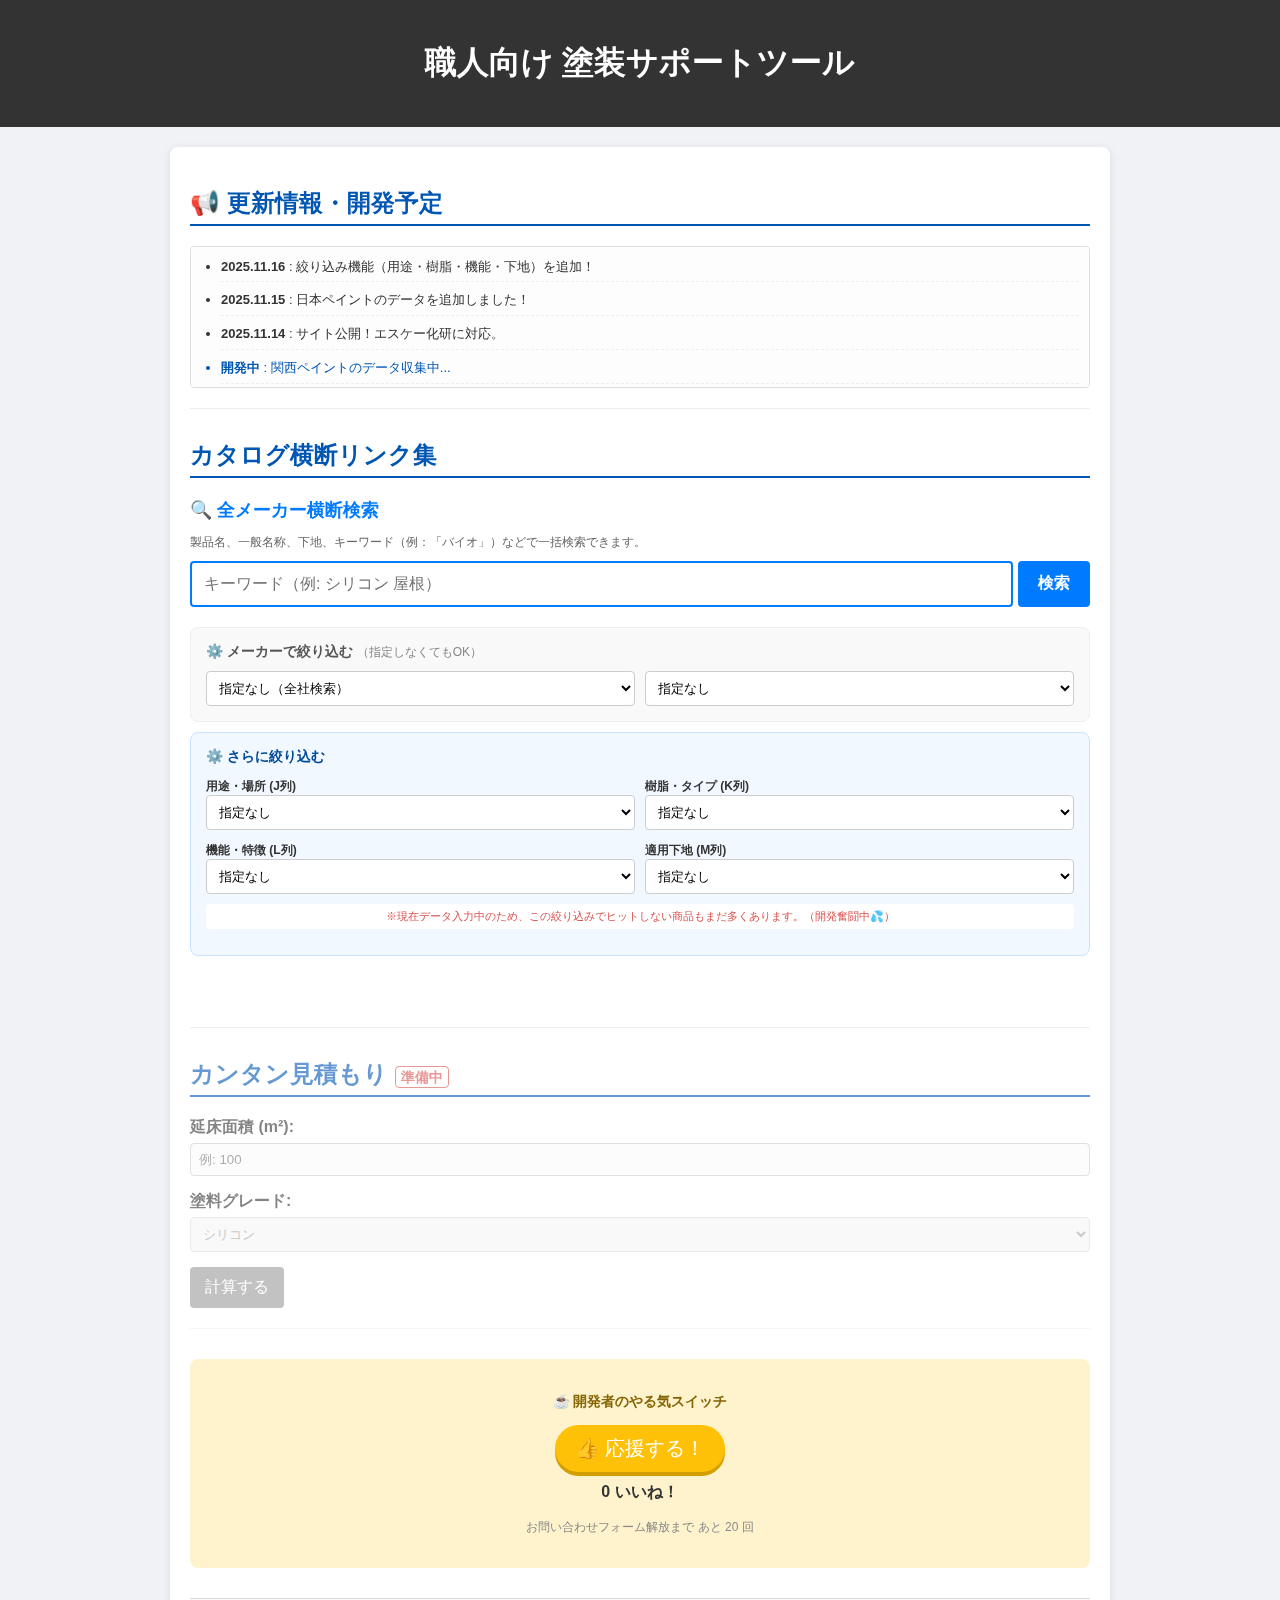
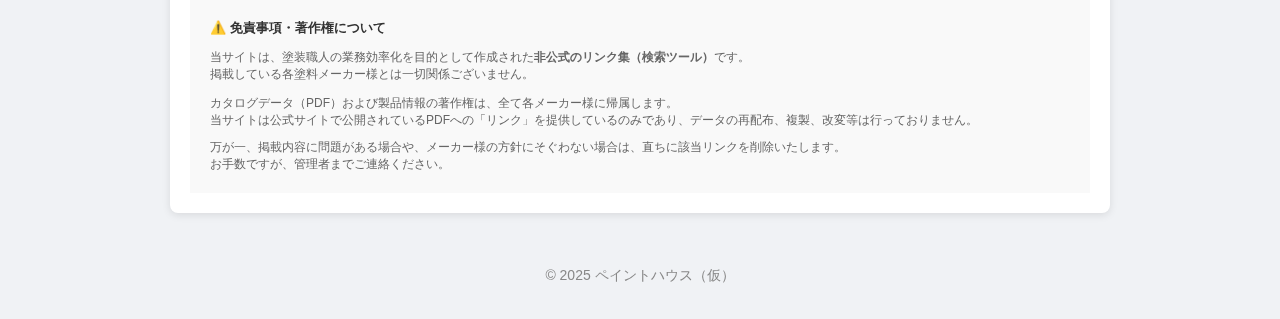
<file: index.html>
<!DOCTYPE html>
<html lang="ja">
<head>
    <meta charset="UTF-8">
    <meta name="viewport" content="width=device-width, initial-scale=1.0">
    <title>塗装カタログ検索</title>
    <link rel="stylesheet" href="style.css">
</head>
<body>

    <header>
        <h1>職人向け 塗装サポートツール</h1>
    </header>

    <main>
        
        <section class="tool-section">
            <h2>📢 更新情報・開発予定</h2>
            <div class="news-scroll-box">
                <ul>
                    <li><strong>2025.11.16</strong> : 絞り込み機能（用途・樹脂・機能・下地）を追加！</li>
                    <li><strong>2025.11.15</strong> : 日本ペイントのデータを追加しました！</li>
                    <li><strong>2025.11.14</strong> : サイト公開！エスケー化研に対応。</li>
                    <li style="color:#0056b3;"><strong>開発中</strong> : 関西ペイントのデータ収集中...</li>
                    <li style="color:#d9534f;"><strong>注記</strong> : 絞り込みデータは現在手入力で整備中です。（開発奮闘中💦）</li>
                </ul>
            </div>
        </section>

        <section class="tool-section">
            <h2>カタログ横断リンク集</h2>
            
            <div class="search-main-area" style="margin-bottom: 20px;">
                <label for="catalogSearch" style="display:block; font-weight:bold; font-size:18px; margin-bottom:5px; color:#007bff;">
                    🔍 全メーカー横断検索
                </label>
                <p style="font-size:12px; color:#666; margin-bottom:10px;">
                    製品名、一般名称、下地、キーワード（例：「バイオ」）などで一括検索できます。
                </p>
                <div style="display: flex; gap: 5px;">
                    <input type="text" id="catalogSearch" placeholder="キーワード（例: シリコン 屋根）" 
                           style="flex: 1; padding: 12px; font-size: 16px; border: 2px solid #007bff; border-radius: 4px;">
                    <button id="searchButton" 
                            style="padding: 0 20px; font-weight:bold; background:#007bff; color:white; border:none; border-radius:4px; cursor:pointer;">
                        検索
                    </button>
                </div>
            </div>

            <div class="search-filter-area" style="background-color: #f9f9f9; padding: 15px; border-radius: 8px; border: 1px solid #eee;">
                <p style="margin: 0 0 10px 0; font-size: 14px; font-weight:bold; color:#555;">
                    ⚙️ メーカーで絞り込む <span style="font-weight:normal; font-size:12px; color:#888;">（指定しなくてもOK）</span>
                </p>
                <div style="display: flex; gap: 10px;">
                    <div style="flex: 1;">
                        <select id="maker1" style="width:100%; padding:8px; border:1px solid #ccc; border-radius:4px; background:white;">
                            <option value="">指定なし（全社検索）</option>
                            <option disabled>読み込み中...</option>
                        </select>
                    </div>
                    <div style="flex: 1;">
                        <select id="maker2" style="width:100%; padding:8px; border:1px solid #ccc; border-radius:4px; background:white;">
                            <option value="">指定なし</option>
                            <option disabled>読み込み中...</option>
                        </select>
                    </div>
                </div>
            </div>

            <div class="search-filter-area" style="margin-top: 10px; background-color: #f1f8ff; border: 1px solid #c8e1ff; padding: 15px; border-radius: 8px;">
                <p style="margin: 0 0 10px 0; font-size: 14px; font-weight:bold; color:#004a99;">
                    ⚙️ さらに絞り込む
                </p>
                
                <div style="display: grid; grid-template-columns: 1fr 1fr; gap: 10px;">
                    
                    <div>
                        <label for="filter_j" style="font-size:12px; font-weight:bold;">用途・場所 (J列)</label>
                        <select id="filter_j" style="width:100%; padding:8px; border:1px solid #ccc; border-radius:4px; background:white;">
                            <option value="">指定なし</option>
                            <option value="外壁">外壁</option>
                            <option value="屋根">屋根</option>
                            <option value="鉄部">鉄部</option>
                            <option value="床">床</option>
                            <option value="内装">内装</option>
                        </select>
                    </div>
                    
                    <div>
                        <label for="filter_k" style="font-size:12px; font-weight:bold;">樹脂・タイプ (K列)</label>
                        <select id="filter_k" style="width:100%; padding:8px; border:1px solid #ccc; border-radius:4px; background:white;">
                            <option value="">指定なし</option>
                            <option value="シリコン">シリコン</option>
                            <option value="フッ素">フッ素</option>
                            <option value="ラジカル">ラジカル</option>
                            <option value="水性">水性</option>
                            <option value="溶剤">溶剤</option>
                            <option value="1液">1液</option>
                            <option value="2液">2液</option>
                        </select>
                    </div>

                    <div>
                        <label for="filter_l" style="font-size:12px; font-weight:bold;">機能・特徴 (L列)</label>
                        <select id="filter_l" style="width:100%; padding:8px; border:1px solid #ccc; border-radius:4px; background:white;">
                            <option value="">指定なし</option>
                            <option value="遮熱">遮熱</option>
                            <option value="弾性">弾性</option>
                            <option value="防カビ">防カビ</option>
                        </select>
                    </div>

                    <div>
                        <label for="filter_m" style="font-size:12px; font-weight:bold;">適用下地 (M列)</label>
                        <select id="filter_m" style="width:100%; padding:8px; border:1px solid #ccc; border-radius:4px; background:white;">
                            <option value="">指定なし</option>
                            <option value="サイディング">サイディング</option>
                            <option value="モルタル">モルタル</option>
                            <option value="コンクリート">コンクリート</option>
                            <option value="ALC">ALC</option>
                        </select>
                    </div>
                </div>
                
                <p style="font-size: 11px; color: #d9534f; margin-top: 10px; text-align: center; background: #fff; padding: 5px; border-radius: 4px;">
                    ※現在データ入力中のため、この絞り込みでヒットしない商品もまだ多くあります。（開発奮闘中💦）
                </p>
            </div>

            <p id="searchStatus" style="color:#d9534f; margin-top:15px; font-weight:bold; font-size:14px; text-align:center; min-height: 20px;"></p>

            <ul id="catalogList">
                </ul>
        </section>

        <section class="tool-section" style="opacity: 0.6;">
            <h2>カンタン見積もり <span style="font-size: 14px; color: #d9534f; border: 1px solid #d9534f; padding: 2px 5px; border-radius: 4px;">準備中</span></h2>
            <div class="input-group">
                <label for="area" disabled>延床面積 (m²):</label>
                <input type="number" id="area" placeholder="例: 100" disabled>
            </div>
            <div class="input-group">
                <label for="paintGrade" disabled>塗料グレード:</label>
                <select id="paintGrade" disabled>
                    <option value="silicone">シリコン</option>
                </select>
            </div>
            <button id="calcButton" style="background-color: #999; cursor: default;">計算する</button>
        </section>

        <section style="text-align: center; margin-top: 30px; padding: 20px; background-color: #fff3cd; border-radius: 8px;">
            <p style="font-size: 14px; font-weight: bold; color: #856404;">
                ☕ 開発者のやる気スイッチ
            </p>
            <button id="cheerButton" style="font-size: 20px; padding: 10px 20px; cursor: pointer; background: #ffc107; border: none; border-radius: 50px; box-shadow: 0 4px 0 #d39e00;">
                👍 応援する！
            </button>
            <p id="cheerCount" style="margin-top: 10px; font-weight: bold; color: #333;">0 いいね！</p>
            <p id="unlockMessage" style="font-size: 12px; color: #888;">※押すと数字が増えるだけです（笑）</p>

            <div id="hiddenContactForm" style="display: none; margin-top: 20px; text-align: left; background: #f8f9fa; padding: 15px; border-radius: 5px; border: 1px solid #ddd;">
                <h4 style="margin-top: 0; text-align: center;">🎉 お問い合わせフォーム解放！</h4>
                <p style="font-size: 12px; text-align: center; color: #666; margin-bottom: 15px;">
                    50回の応援ありがとうございます！<br>
                    バグ報告や機能の要望はこちらからどうぞ。
                </p>
                <a href="mailto:yamaokatosou@gmail.com" style="display: block; text-align: center; background: #28a745; color: white; padding: 10px; border-radius: 5px; text-decoration: none; font-weight: bold;">
                    管理者）にメールする
                </a>
            </div>
        </section>

        <section style="margin-top: 30px; padding: 20px; background-color: #f9f9f9; font-size: 12px; color: #666; border-top: 1px solid #ddd;">
            <h3 style="font-size: 13px; margin-top: 0; margin-bottom: 10px; color: #333;">⚠️ 免責事項・著作権について</h3>
            <p style="margin-bottom: 10px;">
                当サイトは、塗装職人の業務効率化を目的として作成された<strong>非公式のリンク集（検索ツール）</strong>です。<br>
                掲載している各塗料メーカー様とは一切関係ございません。
            </p>
            <p style="margin-bottom: 10px;">
                カタログデータ（PDF）および製品情報の著作権は、全て各メーカー様に帰属します。<br>
                当サイトは公式サイトで公開されているPDFへの「リンク」を提供しているのみであり、データの再配布、複製、改変等は行っておりません。
            </p>
            <p style="margin: 0;">
                万が一、掲載内容に問題がある場合や、メーカー様の方針にそぐわない場合は、直ちに該当リンクを削除いたします。<br>
                お手数ですが、管理者までご連絡ください。
            </p>
        </section>

    </main>

    <footer>
        <p>&copy; 2025 ペイントハウス（仮）</p>
    </footer>

    <script src="script.js"></script>
    
    <script>
        const UNLOCK_COUNT = 20; 
        let count = localStorage.getItem("cheerCount") ? parseInt(localStorage.getItem("cheerCount")) : 0;
        let isUnlocked = localStorage.getItem("contactFormUnlocked") === "true";

        const cheerCountDisplay = document.getElementById("cheerCount");
        const unlockMessage = document.getElementById("unlockMessage");
        const contactForm = document.getElementById("hiddenContactForm");

        function initialize() {
            cheerCountDisplay.innerText = count + " いいね！";
            
            if (isUnlocked) {
                contactForm.style.display = "block";
                unlockMessage.innerText = "いつも応援ありがとうございます！";
            } else {
                let remaining = UNLOCK_COUNT - count;
                if(remaining <= 0) remaining = 1; // 0より下にはしない
                unlockMessage.innerText = "お問い合わせフォーム解放まで あと " + remaining + " 回";
            }
        }

        document.getElementById("cheerButton").addEventListener("click", function() {
            count++; 
            cheerCountDisplay.innerText = count + " いいね！";
            localStorage.setItem("cheerCount", count);

            if (isUnlocked) return;

            if (count >= UNLOCK_COUNT) {
                alert("🎉 50回達成！\nありがとうございます！お問い合わせフォームを解放します！");
                contactForm.style.display = "block";
                unlockMessage.innerText = "いつも応援ありがとうございます！";
                localStorage.setItem("contactFormUnlocked", "true");
                isUnlocked = true;
            } else {
                let remaining = UNLOCK_COUNT - count;
                unlockMessage.innerText = "お問い合わせフォーム解放まで あと " + remaining + " 回";
            }
        });
        initialize();
    </script>
</body>
</html>
</file>
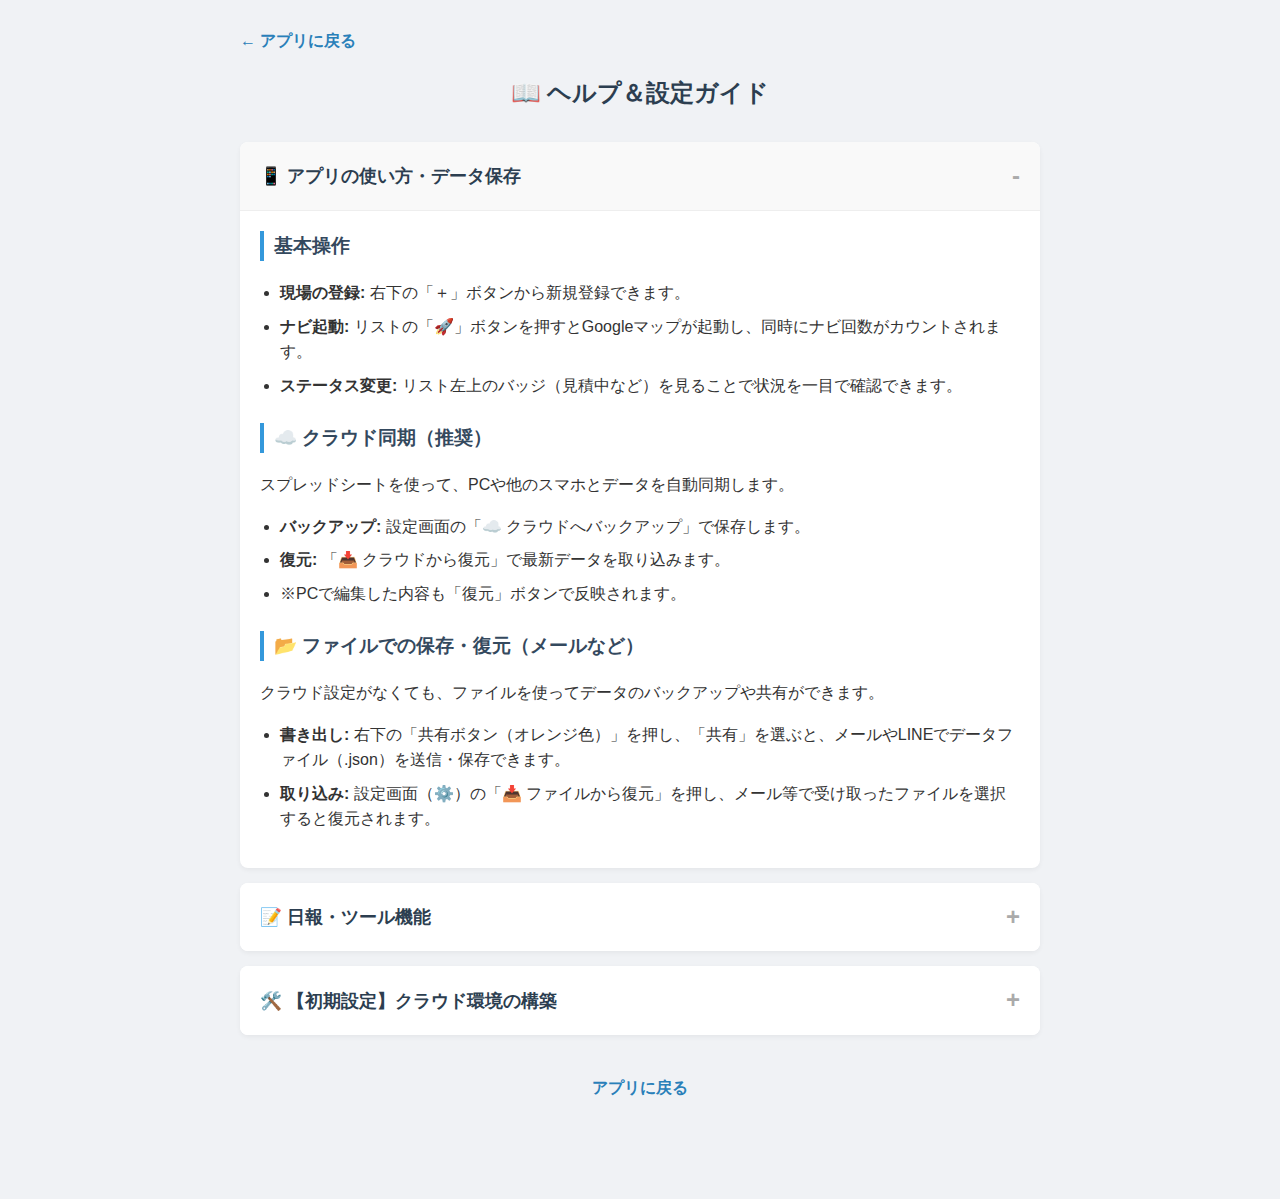
<file: help.html>
<!DOCTYPE html>
<html lang="ja">
<head>
    <meta charset="UTF-8">
    <meta name="viewport" content="width=device-width, initial-scale=1.0">
    <title>ヘルプ＆設定 - 職人ギア</title>
    <style>
        body { font-family: -apple-system, BlinkMacSystemFont, "Helvetica Neue", "Yu Gothic", sans-serif; background: #f0f2f5; padding: 20px; color: #333; line-height: 1.6; }
        .container { max-width: 800px; margin: 0 auto; padding-bottom: 50px; }
        
        h1 { text-align: center; color: #2c3e50; margin-bottom: 30px; font-size: 1.5rem; }
        .back-link { display: block; margin-bottom: 20px; color: #2980b9; text-decoration: none; font-weight: bold; }

        details { background: white; margin-bottom: 15px; border-radius: 8px; box-shadow: 0 2px 5px rgba(0,0,0,0.05); overflow: hidden; }
        summary { padding: 15px 20px; font-weight: bold; cursor: pointer; background: #fff; list-style: none; display: flex; justify-content: space-between; align-items: center; font-size: 1.1rem; color: #2c3e50; }
        summary::-webkit-details-marker { display: none; }
        summary::after { content: '+'; font-size: 1.5rem; color: #aaa; }
        details[open] summary { border-bottom: 1px solid #eee; background: #f9f9f9; }
        details[open] summary::after { content: '-'; }
        
        .content { padding: 20px; }
        
        .code-area { width: 100%; height: 200px; font-family: monospace; font-size: 13px; background: #282c34; color: #abb2bf; padding: 15px; border-radius: 6px; border: 1px solid #ccc; white-space: pre; overflow: auto; margin-bottom: 10px; box-sizing: border-box; }

        .btn-copy { background-color: #2980b9; color: white; border: none; padding: 10px 20px; border-radius: 5px; cursor: pointer; font-weight: bold; display: inline-flex; align-items: center; gap: 5px; width: 100%; justify-content: center; }
        .btn-copy:active { transform: translateY(2px); }
        
        h3 { border-left: 4px solid #3498db; padding-left: 10px; margin-top: 25px; color: #34495e; }
        h3:first-of-type { margin-top: 0; }
        ul, ol { padding-left: 20px; }
        li { margin-bottom: 8px; }
        
        .alert-box { background: #fff3e0; border: 1px solid #ffe0b2; padding: 15px; border-radius: 6px; color: #e65100; font-size: 0.95rem; margin-top: 10px; }
    </style>
</head>
<body>

<div class="container">
    <a href="navi.html" class="back-link">← アプリに戻る</a>
    <h1>📖 ヘルプ＆設定ガイド</h1>

    <details open>
        <summary>📱 アプリの使い方・データ保存</summary>
        <div class="content">
            <h3>基本操作</h3>
            <ul>
                <li><strong>現場の登録:</strong> 右下の「＋」ボタンから新規登録できます。</li>
                <li><strong>ナビ起動:</strong> リストの「🚀」ボタンを押すとGoogleマップが起動し、同時にナビ回数がカウントされます。</li>
                <li><strong>ステータス変更:</strong> リスト左上のバッジ（見積中など）を見ることで状況を一目で確認できます。</li>
            </ul>

            <h3>☁️ クラウド同期（推奨）</h3>
            <p>スプレッドシートを使って、PCや他のスマホとデータを自動同期します。</p>
            <ul>
                <li><strong>バックアップ:</strong> 設定画面の「☁️ クラウドへバックアップ」で保存します。</li>
                <li><strong>復元:</strong> 「📥 クラウドから復元」で最新データを取り込みます。</li>
                <li>※PCで編集した内容も「復元」ボタンで反映されます。</li>
            </ul>

            <h3>📂 ファイルでの保存・復元（メールなど）</h3>
            <p>クラウド設定がなくても、ファイルを使ってデータのバックアップや共有ができます。</p>
            <ul>
                <li><strong>書き出し:</strong> 右下の「共有ボタン（オレンジ色）」を押し、「共有」を選ぶと、メールやLINEでデータファイル（.json）を送信・保存できます。</li>
                <li><strong>取り込み:</strong> 設定画面（⚙️）の「📥 ファイルから復元」を押し、メール等で受け取ったファイルを選択すると復元されます。</li>
            </ul>
        </div>
    </details>

    <details>
        <summary>📝 日報・ツール機能</summary>
        <div class="content">
            <h3>日報の送信</h3>
            <p>現場リストの「🧰 ツール」ボタンから日報画面へ移動できます。</p>
            <ul>
                <li><strong>日報作成:</strong> その日の作業内容を入力して保存します。履歴として端末に残ります。</li>
                <li><strong>クラウド提出:</strong> 「📤 クラウドへ提出」ボタンを押すと、スプレッドシートの「日報」シートに送信されます。</li>
                <li>※一度提出した日報も、履歴から再送可能です。</li>
            </ul>
        </div>
    </details>

    <details>
        <summary>🛠️ 【初期設定】クラウド環境の構築</summary>
        <div class="content">
            <p>このアプリのデータを保存・共有するための「スプレッドシート」を作成する手順です。<br>
            <strong>初めて使う方</strong>や、<strong>管理者の方</strong>のみ行ってください。</p>

            <h3>STEP 1. スプレッドシート準備</h3>
            <ol>
                <li><a href="https://sheets.new" target="_blank">Googleスプレッドシート</a> を新規作成します。</li>
                <li>ファイル名を「職人ギア_データ」等に変更します。</li>
                <li>「拡張機能」→「Apps Script」を開きます。</li>
            </ol>

            <h3>STEP 2. スクリプト登録</h3>
            <p>エディタの文字を全て消し、以下のコードを貼り付けてください。</p>
            
            <textarea id="gasCode" class="code-area" readonly>
function doPost(e) {
  var json = JSON.parse(e.postData.contents);
  var type = json.type;
  var ss = SpreadsheetApp.getActiveSpreadsheet();

  if (type === "report") {
    var sheet = ss.getSheetByName("日報");
    if (!sheet) { 
      sheet = ss.insertSheet("日報"); 
      sheet.appendRow(["日時", "案件No", "現場名", "住所", "報告者", "内容"]); 
      sheet.setFrozenRows(1); 
    }
    var reporter = json.reporter || "職人";
    var reportDate = json.timestamp ? new Date(json.timestamp) : new Date();
    sheet.appendRow([reportDate, json.id, json.siteName, json.address, reporter, json.content]);
    return ContentService.createTextOutput(JSON.stringify({ result: "success" })).setMimeType(ContentService.MimeType.TEXT);
  }

  else if (type === "sync") {
    var sheet = ss.getSheetByName("案件一覧");
    if (!sheet) { sheet = ss.insertSheet("案件一覧"); }
    sheet.clear();
    var header = ["案件No", "親案件No", "現場名", "住所", "ステータス", "ナビ回数", "工期開始", "工期終了", "最終更新日時", "JSONデータ"];
    sheet.appendRow(header);
    
    var sites = json.data;
    var rows = [];
    var stMap = { 'estimate':'見積中', 'contract':'契約済み', 'billing':'請求', 'complete':'完了', 'lost':'失注' };

    for (var i = 0; i < sites.length; i++) {
      var s = sites[i];
      var stLabel = stMap[s.status] || s.status;
      rows.push([
        s.id, s.parentCaseNo||"", s.name, s.address, stLabel, 
        s.naviCount||0, s.start||"", s.end||"", 
        s.updatedAt ? new Date(s.updatedAt).toLocaleString() : "",
        JSON.stringify(s)
      ]);
    }
    if (rows.length > 0) { sheet.getRange(2, 1, rows.length, rows[0].length).setValues(rows); }
    return ContentService.createTextOutput(JSON.stringify({ result: "success", msg: "保存完了" })).setMimeType(ContentService.MimeType.TEXT);
  }

  else if (type === "calendar") {
    var cal = CalendarApp.getCalendarById(json.calendarId);
    if(cal) cal.createAllDayEvent(json.title, new Date(), { location: json.address, description: "登録: 職人ギア" });
    return ContentService.createTextOutput(JSON.stringify({ result: "success" })).setMimeType(ContentService.MimeType.TEXT);
  }
}

function doGet(e) {
  var type = e.parameter.type;
  var ss = SpreadsheetApp.getActiveSpreadsheet();

  if (type === "getAll") {
    var sheet = ss.getSheetByName("案件一覧");
    if (!sheet) return ContentService.createTextOutput(JSON.stringify([])).setMimeType(ContentService.MimeType.TEXT);
    var rows = sheet.getDataRange().getValues();
    var data = [];
    var reverseStMap = { '見積中':'estimate', '契約済み':'contract', '請求':'billing', '完了':'complete', '失注':'lost' };

    for (var i = 1; i < rows.length; i++) {
      var row = rows[i];
      var siteData = {
        id: String(row[0]), parentCaseNo: String(row[1]), name: String(row[2]), address: String(row[3]),
        status: reverseStMap[row[4]] || 'estimate', naviCount: Number(row[5]),
        start: row[6] ? formatYMD(row[6]) : "", end: row[7] ? formatYMD(row[7]) : "",
        updatedAt: row[8] ? new Date(row[8]).getTime() : 0
      };
      if(siteData.id) { data.push(siteData); }
    }
    return ContentService.createTextOutput(JSON.stringify(data)).setMimeType(ContentService.MimeType.TEXT);
  }
  return ContentService.createTextOutput(JSON.stringify({msg:"ready"})).setMimeType(ContentService.MimeType.TEXT);
}

function formatYMD(val) {
  if (!val) return "";
  var d = new Date(val);
  if (isNaN(d.getTime())) return "";
  var y = d.getFullYear();
  var m = ("0" + (d.getMonth() + 1)).slice(-2);
  var da = ("0" + d.getDate()).slice(-2);
  return y + "-" + m + "-" + da;
}

function onEdit(e) {
  var sheet = e.source.getActiveSheet();
  if (sheet.getName() !== "案件一覧") return;
  var row = e.range.getRow();
  var col = e.range.getColumn();
  if (row < 2 || col === 9) return;
  sheet.getRange(row, 9).setValue(new Date());
}
            </textarea>
            <button class="btn-copy" onclick="copyCode()">📋 コードをコピー</button>

            <h3>STEP 3. デプロイ設定（重要）</h3>
            <ul>
                <li>右上の「デプロイ」→「新しいデプロイ」</li>
                <li>種類：「ウェブアプリ」</li>
                <li>アクセスできるユーザー：<span style="color:red; font-weight:bold;">全員 (Anyone)</span></li>
            </ul>
            
            <div class="alert-box">
                <strong>⚠️ 重要：警告画面が出た場合</strong><br>
                初回は「このアプリはGoogleによって確認されていません」という警告が出ます。<br>
                これは自作アプリでは必ず出るものです。ウイルスではありません。<br>
                <br>
                1. 左下の <strong>「詳細 (Advanced)」</strong> をクリック<br>
                2. 一番下の <strong>「...（安全ではないページ）に移動」</strong> をクリック<br>
                3. <strong>「許可 (Allow)」</strong> を押して完了させてください。
            </div>

            <p>最後に発行されたURLをコピーし、アプリの「設定」→「GAS URL」に登録してください。</p>
        </div>
    </details>

    <br>
    <a href="navi.html" class="back-link" style="text-align:center;">アプリに戻る</a>
</div>

<script>
    function copyCode() {
        var copyText = document.getElementById("gasCode");
        copyText.select();
        copyText.setSelectionRange(0, 99999);
        navigator.clipboard.writeText(copyText.value).then(function() {
            alert("✅ コピーしました！");
        }, function() {
            alert("コピーできませんでした。手動でコピーしてください。");
        });
    }
</script>

</body>
</html>
</file>
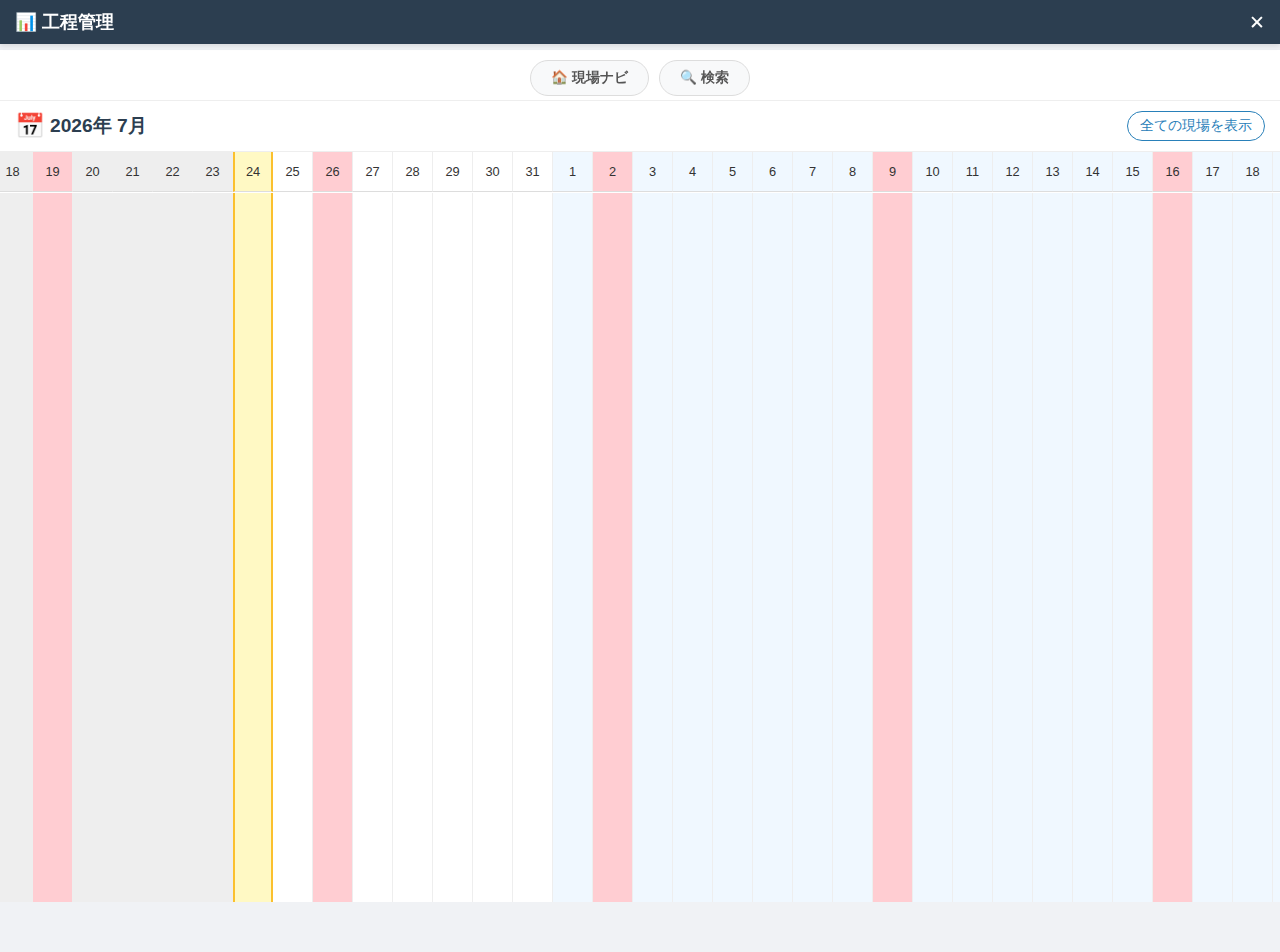
<file: manager.html>
<!DOCTYPE html>
<html lang="ja">
<head>
    <script async src="https://www.googletagmanager.com/gtag/js?id=G-EPKTC39SQG"></script>
    <script>
    window.dataLayer = window.dataLayer || [];
    function gtag(){dataLayer.push(arguments);}
    gtag('js', new Date());

    gtag('config', 'G-EPKTC39SQG');
    </script>
    <meta charset="UTF-8">
    <meta name="viewport" content="width=device-width, initial-scale=1.0, maximum-scale=1.0, user-scalable=no">
    <title>工程管理 - 職人ギア</title>

    <link rel="icon" href="icon-192x192.png">
    <link rel="apple-touch-icon" href="icon-192x192.png">
    
    <link rel="manifest" href="manifest.json">
    <meta name="apple-mobile-web-app-capable" content="yes">
    <meta name="apple-mobile-web-app-status-bar-style" content="black-translucent">
    <meta name="theme-color" content="#2c3e50">

    <meta name="description" content="現場の工程表（ガントチャート）をスマホで簡単作成。進捗管理やカレンダー登録もこれひとつで。">
    <meta property="og:site_name" content="職人ギア">
    <meta property="og:title" content="工程管理 - 職人ギア">
    <meta property="og:type" content="article">
    <meta property="og:image" content="https://tirorin-ally.github.io/icon-192x192.png">

    <style>
        body { font-family: -apple-system, BlinkMacSystemFont, "Helvetica Neue", "Yu Gothic", sans-serif; background: #f0f2f5; margin: 0; padding-bottom: 50px; overflow: hidden; color: #333; }
        
        header { background: #2c3e50; color: white; padding: 10px 15px; position: sticky; top: 0; z-index: 100; display: flex; justify-content: space-between; align-items: center; box-shadow: 0 2px 5px rgba(0,0,0,0.1); }
        
        .nav-links { display: flex; gap: 10px; padding: 10px; justify-content: center; background: #fff; box-shadow: 0 1px 3px rgba(0,0,0,0.05); position: sticky; top: 50px; z-index: 90; }
        .nav-btn { text-decoration: none; font-size: 0.85rem; padding: 8px 20px; border-radius: 20px; background: #f8f9fa; color: #555; border: 1px solid #ddd; font-weight: bold; }

        .toggle-area { padding: 10px 15px; background: #fff; border-bottom: 1px solid #eee; border-top: 1px solid #eee; display: flex; justify-content: space-between; align-items: center; position: sticky; top: 98px; z-index: 90; }
        .current-month { font-size: 1.2rem; font-weight: bold; color: #2c3e50; display: flex; align-items: center; gap: 5px; }
        .btn-toggle { background: #fff; border: 1px solid #2980b9; color: #2980b9; padding: 5px 12px; border-radius: 20px; font-size: 0.85rem; cursor: pointer; transition: 0.2s; }
        .btn-toggle.active { background: #2980b9; color: white; }
        
        /* ガントチャートエリア */
        .gantt-container { overflow-x: auto; background: white; position: relative; height: calc(100vh - 150px); cursor: grab; }
        .gantt-container:active { cursor: grabbing; }
        
        /* ヘッダー行 */
        .gantt-header { display: flex; position: sticky; top: 0; background: #ecf0f1; z-index: 50; border-bottom: 1px solid #ddd; height: 40px; }
        
        /* ボディ（レイヤー重ね合わせ用コンテナ） */
        .gantt-body { position: relative; min-height: calc(100% - 40px); }

        /* 背景レイヤー（縦縞） */
        .grid-layer { display: flex; position: absolute; top: 0; left: 0; height: 100%; z-index: 1; pointer-events: none; }
        
        /* データレイヤー（現場行） */
        .data-layer { position: relative; width: 100%; z-index: 10; }
        
        /* 共通セル定義 */
        .gantt-cell { min-width: 40px; width: 40px; height: 100%; border-right: 1px solid #eee; box-sizing: border-box; flex-shrink: 0; }
        .header-cell { height: 40px; line-height: 40px; text-align: center; font-size: 0.8rem; border-bottom: 1px solid #ddd; }
        
        /* 背景色 */
        .month-odd { background-color: #ffffff; } 
        .month-even { background-color: #f0f8ff; }
        .is-past { background-color: #eeeeee !important; }
        .is-sunday { background-color: #ffcdd2 !important; }
        .is-today { background-color: #fff9c4 !important; border-left: 2px solid #fbc02d; border-right: 2px solid #fbc02d; }
        
        /* 現場行 */
        .site-row { position: relative; height: 50px; border-bottom: 1px solid rgba(0,0,0,0.05); display: flex; align-items: center; }
        .site-row:hover { background-color: rgba(41, 128, 185, 0.05); }

        /* 固定列（現場名） */
        .site-name-col { position: sticky; left: 0; width: 120px; min-width: 120px; height: 50px; background: white; z-index: 20; font-size: 0.8rem; padding: 0 5px; border-right: 2px solid #ddd; display: flex; align-items: center; white-space: nowrap; overflow: hidden; text-overflow: ellipsis; box-shadow: 2px 0 5px rgba(0,0,0,0.05); cursor: pointer; color: #2980b9; font-weight: bold; border-bottom: 1px solid #eee; box-sizing: border-box; }
        
        /* 工期未定の現場を目立たせる */
        .site-name-col.no-date { 
            background-color: #ffebee; 
            color: #c62828;            
            border-left: 5px solid #e74c3c; 
        }

        /* ガントチャートのバー */
        .bar { position: absolute; height: 24px; top: 13px; border-radius: 12px; font-size: 0.7rem; color: white; display: flex; align-items: center; justify-content: center; overflow: hidden; white-space: nowrap; box-shadow: 0 2px 4px rgba(0,0,0,0.2); opacity: 0.9; cursor: pointer; z-index: 15; pointer-events: auto; }
        .bar-plan { background: #f39c12; }
        .bar-active { background: #2980b9; }
        .bar-done { background: #7f8c8d; }

        /* モーダル */
        .overlay { position: fixed; top: 0; left: 0; width: 100%; height: 100%; background: rgba(0,0,0,0.5); z-index: 150; display: none; }
        .overlay.show { display: block; }
        .modal-box { position: fixed; top: 50%; left: 50%; transform: translate(-50%, -50%); width: 85%; max-width: 400px; background: white; padding: 20px; border-radius: 12px; z-index: 160; box-shadow: 0 10px 25px rgba(0,0,0,0.3); display: none; }
        .modal-box.show { display: block; }
        
        input, select { width: 100%; padding: 10px; border: 1px solid #ccc; border-radius: 6px; box-sizing: border-box; margin-top: 5px; font-size: 1rem; }
        label { display: block; margin-top: 15px; font-size: 0.9rem; font-weight: bold; color: #555; }
    </style>
</head>
<body>

<header>
    <div style="font-weight:bold; font-size:1.1rem;">📊 工程管理</div>
    <a href="navi.html" style="color:white; text-decoration:none; font-size:1.2rem;">✕</a>
</header>

<div class="nav-links">
    <a href="navi.html" class="nav-btn">🏠 現場ナビ</a>
    <a href="index.html" class="nav-btn">🔍 検索</a>
</div>

<div class="toggle-area">
    <div class="current-month"><span style="font-size:1.5rem;">📅</span> <span id="monthDisplay">--月</span></div>
    <button class="btn-toggle" id="btnShowAll" onclick="toggleShowAll()">全ての現場を表示</button>
</div>

<div id="ganttArea" class="gantt-container"></div>

<div class="overlay" id="overlay" onclick="closeModal()"></div>
<div id="dateModal" class="modal-box">
    <h3 style="margin-top:0; color:#2c3e50;">📅 日程の調整</h3>
    <p id="editSiteName" style="font-weight:bold; color:#2980b9; border-bottom:1px solid #eee; padding-bottom:10px;"></p>
    <label>開始日</label><input type="date" id="editStart">
    <label>終了日</label><input type="date" id="editEnd">
    
    <div style="margin-top:20px; display:flex; justify-content:space-between; align-items:center; gap: 8px;">
        <button onclick="sendCalendarFromManager()" style="background:#f39c12; color:white; border:none; padding:10px 12px; border-radius:6px; font-weight:bold; cursor:pointer; font-size:0.8rem; white-space:nowrap;">📅 カレンダー登録</button>
        
        <div style="display:flex; gap:8px;">
            <button onclick="closeModal()" style="background:#95a5a6; color:white; border:none; padding:10px 15px; border-radius:6px; cursor:pointer; font-weight:bold;">キャンセル</button>
            <button onclick="saveSchedule()" style="background:#2980b9; color:white; border:none; padding:10px 15px; border-radius:6px; font-weight:bold; cursor:pointer;">保 存</button>
        </div>
    </div>
</div>


<script>
    let sites = JSON.parse(localStorage.getItem('dx_sites')) || [];
    let isShowAll = false, editingId = null, gStartDate = null;

    function toggleShowAll() {
        isShowAll = !isShowAll;
        const btn = document.getElementById('btnShowAll');
        if(isShowAll) { btn.classList.add('active'); btn.textContent = "完了現場を隠す"; } 
        else { btn.classList.remove('active'); btn.textContent = "全ての現場を表示"; }
        renderGantt();
    }

    function parseDate(str) { return str ? new Date(str.replace(/-/g, '/')) : null; }
    function getDiffDays(d1, d2) {
        const dt1 = new Date(d1.getFullYear(), d1.getMonth(), d1.getDate());
        const dt2 = new Date(d2.getFullYear(), d2.getMonth(), d2.getDate());
        return Math.floor((dt2 - dt1) / (1000 * 60 * 60 * 24));
    }

    function openEditModal(id) {
        const s = sites.find(x=>x.id===id); if(!s) return;
        editingId = id; document.getElementById('editSiteName').textContent=s.name;
        document.getElementById('editStart').value=s.start||''; document.getElementById('editEnd').value=s.end||'';
        document.getElementById('overlay').classList.add('show'); document.getElementById('dateModal').classList.add('show');
    }
    function closeModal() { document.getElementById('overlay').classList.remove('show'); document.getElementById('dateModal').classList.remove('show'); editingId=null; }

    function saveSchedule() {
        if(!editingId) return;
        const idx = sites.findIndex(s=>s.id===editingId);
        if(idx!==-1) {
            const s=document.getElementById('editStart').value, e=document.getElementById('editEnd').value;
            if(s&&e&&s>e){ alert("開始日が終了日より後です"); return; }
            sites[idx].start=s; sites[idx].end=e; sites[idx].updatedAt=Date.now();
            localStorage.setItem('dx_sites', JSON.stringify(sites));
            renderGantt(); closeModal();
        }
    }

    function updateMonthDisplay() {
        const c = document.getElementById('ganttArea'); if(!gStartDate) return;
        const days = Math.floor((c.scrollLeft + 20) / 40);
        const d = new Date(gStartDate); d.setDate(gStartDate.getDate() + days);
        document.getElementById('monthDisplay').textContent = `${d.getFullYear()}年 ${d.getMonth()+1}月`;
    }

    function renderGantt() {
        const container = document.getElementById('ganttArea'); 
        container.innerHTML = '';

        const today = new Date(); const todayZero = new Date(today.getFullYear(), today.getMonth(), today.getDate());
        const startDate = new Date(today.getFullYear(), today.getMonth()-1, 1); gStartDate=startDate;
        const endDate = new Date(today.getFullYear(), today.getMonth()+4, 0);
        const totalDays = getDiffDays(startDate, endDate) + 1;

        let headerHTML = `<div class="gantt-header"><div class="site-name-col" style="background:#ecf0f1; cursor:default; z-index:60;">現場名</div>`;
        let gridHTML = `<div class="grid-layer" style="padding-left:120px; width:${totalDays*40}px;">`;

        let todayLeft = 0;

        for (let i=0; i<totalDays; i++) {
            const d = new Date(startDate); d.setDate(startDate.getDate()+i);
            const isSun = d.getDay()===0, isToday = d.toDateString()===today.toDateString(), isPast = d<todayZero;
            const mClass = (d.getMonth()+1)%2===0 ? 'month-even' : 'month-odd';
            
            let classes = `gantt-cell ${mClass}`;
            if(isPast) classes += ' is-past';
            if(isSun) classes += ' is-sunday';
            if(isToday) { classes += ' is-today'; todayLeft = i*40; }

            headerHTML += `<div class="${classes} header-cell">${d.getDate()}</div>`;
            gridHTML += `<div class="${classes}"></div>`;
        }
        headerHTML += '</div>';
        gridHTML += '</div>';

        const target = isShowAll ? sites : sites.filter(s => s.status!=='complete' && s.status!=='lost' && s.status!=='done' && s.status!=='handover');
        
        let rowsHTML = `<div class="data-layer" style="width:${120 + totalDays*40}px;">`;
        
        target.forEach(site => {
            let barHTML = '';
            const hasDate = site.start && site.end;
            const nameClass = hasDate ? '' : 'no-date';

            if(hasDate) {
                const sDate = parseDate(site.start), eDate = parseDate(site.end);
                if(eDate >= startDate && sDate <= endDate) {
                    const off = getDiffDays(startDate, sDate);
                    const dur = getDiffDays(sDate, eDate) + 1;
                    let l = off * 40; 
                    let w = dur * 40;
                    if(l < 0) { w += l; l = 0; }
                    
                    let bClass = 'bar-plan';
                    if(site.status==='contract'||site.status==='active'||site.status==='billing') bClass='bar-active';
                    if(site.status==='complete'||site.status==='lost'||site.status==='done') bClass='bar-done';

                    barHTML = `<div class="bar ${bClass}" style="left:${120 + l}px; width:${Math.max(0, w)}px;">${dur}日</div>`;
                }
            }

            rowsHTML += `
                <div class="site-row">
                    <div class="site-name-col ${nameClass}" onclick="openEditModal('${site.id}')">
                        ${site.name} <span style="font-size:0.6rem; color:#888;">✎</span>
                    </div>
                    ${barHTML}
                </div>`;
        });
        rowsHTML += '</div>';

        const bodyHTML = `<div class="gantt-body" style="width:${120 + totalDays*40}px;">${gridHTML}${rowsHTML}</div>`;
        container.innerHTML = headerHTML + bodyHTML;

        container.onscroll = updateMonthDisplay;
        updateMonthDisplay();
        if(todayLeft > 0) setTimeout(()=>container.scrollTo({left:todayLeft-100, behavior:'smooth'}), 100);
        setupPCScroll(container);
    }

    function setupPCScroll(c) {
        document.addEventListener('keydown', e => { if(e.key==='ArrowRight')c.scrollBy({left:100,behavior:'smooth'}); if(e.key==='ArrowLeft')c.scrollBy({left:-100,behavior:'smooth'}); });
        let isDown=false, sX, sL;
        c.addEventListener('mousedown', e => { isDown=true; c.classList.add('active'); sX=e.pageX-c.offsetLeft; sL=c.scrollLeft; });
        c.addEventListener('mouseleave', () => isDown=false); c.addEventListener('mouseup', () => isDown=false);
        c.addEventListener('mousemove', e => { if(!isDown)return; e.preventDefault(); const x=e.pageX-c.offsetLeft; c.scrollLeft=sL-(x-sX)*2; });
    }

    document.addEventListener('DOMContentLoaded', renderGantt);

    function sendCalendarFromManager() {
        if (!editingId) return;
        
        const idx = sites.findIndex(s => s.id === editingId);
        if (idx === -1) return;
        const site = sites[idx];

        const inputStart = document.getElementById('editStart').value;
        const inputEnd = document.getElementById('editEnd').value;
        
        if(inputStart && inputEnd && inputStart > inputEnd){ 
            alert("開始日が終了日より後です"); return; 
        }

        const targetStart = inputStart || site.start || new Date().toISOString().split('T')[0];
        const targetEnd = inputEnd || site.end || targetStart;

        if(!confirm(`この工期でカレンダーに登録しますか？\n（同時にこの工期でアプリに保存します）\n\n期間: ${targetStart} 〜 ${targetEnd}\n現場: ${site.name}`)) return;

        // アプリ保存
        site.start = inputStart;
        site.end = inputEnd;
        site.updatedAt = Date.now();
        localStorage.setItem('dx_sites', JSON.stringify(sites));
        renderGantt(); 

        const gasUrl = localStorage.getItem('dx_gas_url');
        const calId = localStorage.getItem('dx_calendar_id');

        if (!gasUrl) { alert("設定エラー: navi画面でGAS URLを設定してください"); return; }
        if (!calId) { alert("設定エラー: navi画面でカレンダーIDを設定してください"); return; }

        const data = {
            type: "calendar",
            calendarId: calId,
            title: `【${getStatusText(site.status)}】${site.name}`,
            description: `案件No: ${site.id}\n住所: ${site.address}`,
            address: site.address,
            start: targetStart,
            end: targetEnd,
            authKey: localStorage.getItem('dx_auth_key') || "" 
        };

        const btn = event.target;
        const orgText = btn.innerText;
        btn.innerText = "送信中...";
        btn.disabled = true;

        fetch(gasUrl, {
            method: 'POST',
            headers: { 'Content-Type': 'text/plain' },
            body: JSON.stringify(data)
        })
        .then(res => res.json())
        .then(json => {
            if(json.result === 'success') {
                alert("✅ カレンダー登録＆保存完了！");
                closeModal();
            } else {
                alert("エラー: " + json.error);
            }
        })
        .catch(e => alert("通信エラー: " + e))
        .finally(() => {
            btn.innerText = orgText;
            btn.disabled = false;
        });
    }

    function getStatusText(st) {
        const map = { 'estimate':'見積', 'contract':'施工', 'billing':'請求', 'complete':'完了', 'lost':'失注' };
        return map[st] || '予定';
    }
</script>
</body>
</html>
</file>
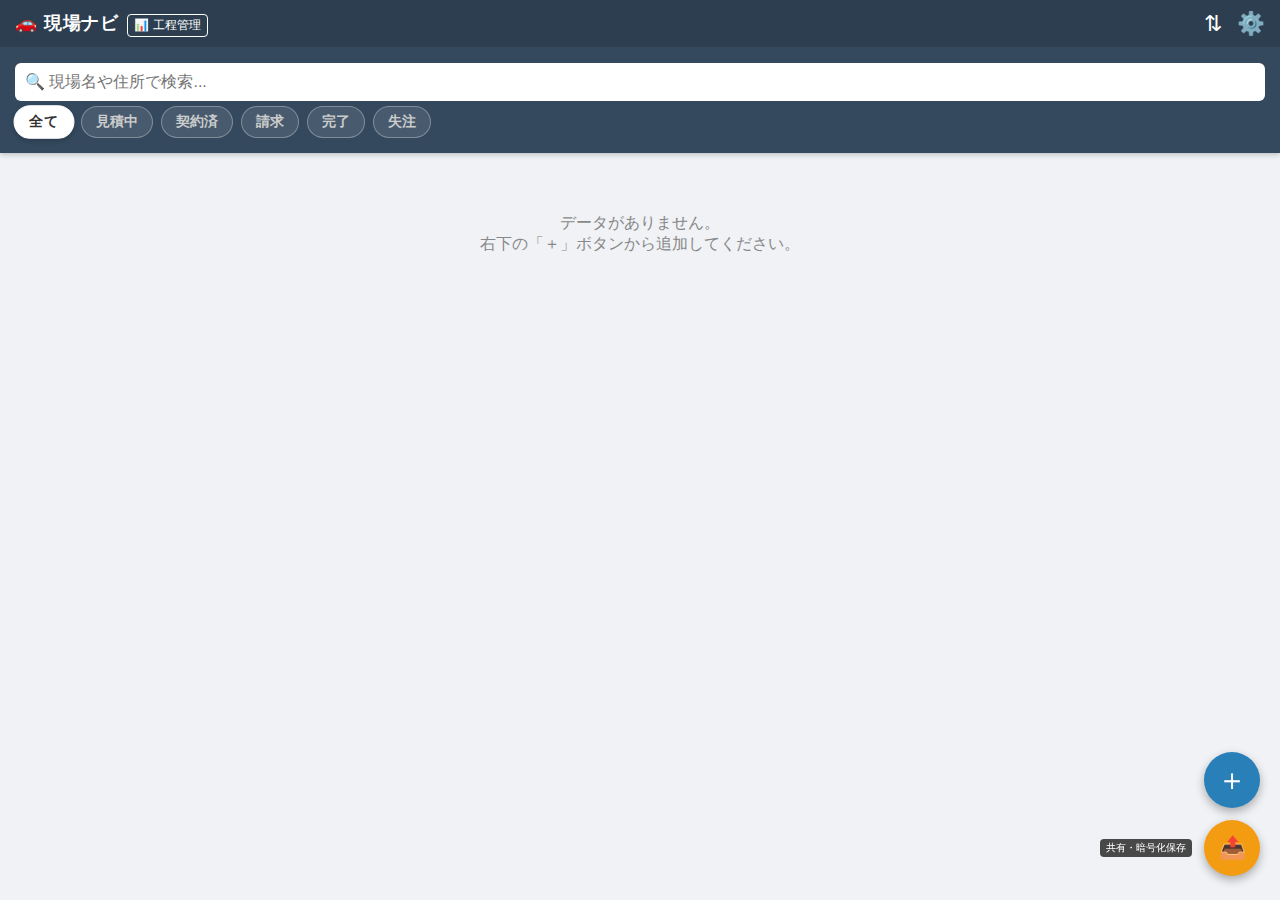
<file: navi.html>
<!DOCTYPE html>
<html lang="ja">
<head>
    <script async src="https://www.googletagmanager.com/gtag/js?id=G-EPKTC39SQG"></script>
    <script>
    window.dataLayer = window.dataLayer || [];
    function gtag(){dataLayer.push(arguments);}
    gtag('js', new Date());

    gtag('config', 'G-EPKTC39SQG');
    </script>
    <meta charset="UTF-8">
    <meta name="viewport" content="width=device-width, initial-scale=1.0, maximum-scale=1.0, user-scalable=no">
    <title>現場ナビ - 職人ギア</title>

    <link rel="icon" href="icon-192x192.png">
    <link rel="apple-touch-icon" href="icon-192x192.png">
    
    <link rel="manifest" href="manifest.json">
    <meta name="apple-mobile-web-app-capable" content="yes">
    <meta name="apple-mobile-web-app-status-bar-style" content="black-translucent">
    <meta name="theme-color" content="#2c3e50">

    <meta name="description" content="職人ギアの現場ナビ。登録した現場の地図確認、ナビ起動、ステータス管理がこれひとつで。">
    <meta property="og:site_name" content="職人ギア">
    <meta property="og:title" content="現場ナビ - 職人ギア">
    <meta property="og:type" content="article">
    <meta property="og:image" content="https://tirorin-ally.github.io/icon-192x192.png">

    <style>
        /* --- デザイン定義 --- */
        body { font-family: -apple-system, BlinkMacSystemFont, "Helvetica Neue", "Yu Gothic", sans-serif; background-color: #f0f2f5; margin: 0; padding: 0; color: #333; -webkit-font-smoothing: antialiased; }
        
        /* 3要素をまとめる固定用コンテナ */
        .fixed-header-group {
            position: sticky;
            top: 0;
            z-index: 100;
            background-color: #34495e; 
            box-shadow: 0 2px 5px rgba(0,0,0,0.2);
        }

        header { 
            background-color: #2c3e50; 
            color: white; 
            padding: 10px 15px; 
            position: static; 
            display: flex; 
            justify-content: space-between; 
            align-items: center; 
        }
        
        .header-title-area { display: flex; align-items: baseline; gap: 8px; }
        h1 { margin: 0; font-size: 1.1rem; letter-spacing: 0.05em; font-weight: bold; }
        
        /* 最初から白文字・白枠にして視認性を高める */
        .link-control { font-size: 0.75rem; color: white; text-decoration: none; border: 1px solid white; padding: 2px 6px; border-radius: 4px; transition: 0.2s; }
        .link-control:active { transform: scale(0.95); opacity: 0.8; }

        .header-btn-group { display: flex; align-items: center; gap: 15px; }
        .icon-btn { font-size: 1.4rem; cursor: pointer; text-decoration: none; color: white; display: flex; align-items: center; transition: 0.2s; }
        
        body.sort-mode .icon-btn[onclick="toggleSortMode()"] {
            color: #f39c12;
            text-shadow: 0 0 5px rgba(243, 156, 18, 0.5);
        }

        .search-area { 
            background: #34495e; 
            padding: 10px 15px 0 15px; 
            position: static; 
        }
        .search-input { width: 100%; padding: 10px; border-radius: 6px; border: none; font-size: 1rem; box-sizing: border-box; outline: none; }
        
        .filter-area { 
            background: #34495e; 
            padding: 5px 15px 15px 15px; 
            position: static; 
            display: flex; 
            gap: 8px; 
            overflow-x: auto; 
            white-space: nowrap; 
            -webkit-overflow-scrolling: touch; 
        }
        .filter-area::-webkit-scrollbar { height: 4px; }
        .filter-area::-webkit-scrollbar-thumb { background: rgba(255,255,255,0.5); border-radius: 4px; }
        .filter-area::-webkit-scrollbar-track { background: transparent; }

        .filter-btn { padding: 6px 14px; border-radius: 20px; font-size: 0.85rem; font-weight: bold; border: 1px solid rgba(255,255,255,0.3); background: rgba(255,255,255,0.1); color: #ccc; cursor: pointer; transition: 0.2s; flex-shrink: 0; }
        .filter-btn.active { background: white; color: #333; border-color: white; transform: scale(1.05); box-shadow: 0 2px 5px rgba(0,0,0,0.2); }
        .filter-btn[data-st="estimate"].active { color: #e67e22; border-color: #e67e22; }
        .filter-btn[data-st="contract"].active { color: #2980b9; border-color: #2980b9; }
        .filter-btn[data-st="billing"].active { color: #8e44ad; border-color: #8e44ad; }
        .filter-btn[data-st="complete"].active { color: #7f8c8d; border-color: #7f8c8d; }
        .filter-btn[data-st="lost"].active { color: #333; border-color: #333; }

        .container { max-width: 600px; margin: 0 auto; padding: 15px; padding-top: 20px; padding-bottom: 100px; }
        
        .site-card { background: white; border-radius: 12px; padding: 16px; margin-bottom: 16px; box-shadow: 0 2px 6px rgba(0,0,0,0.06); position: relative; transition: transform 0.2s; }
        .card-header { display: flex; justify-content: space-between; align-items: center; margin-bottom: 8px; }
        .case-no { font-size: 0.8rem; color: #666; background: #eee; padding: 3px 8px; border-radius: 4px; font-family: monospace; font-weight: bold; }
        
        .status-badge { font-size: 0.75rem; padding: 4px 10px; border-radius: 20px; font-weight: bold; }
        .st-estimate { background-color: #fff3e0; color: #f57c00; border: 1px solid #ffe0b2; }
        .st-contract { background-color: #e3f2fd; color: #1976d2; border: 1px solid #bbdefb; }
        .st-billing { background-color: #f3e5f5; color: #8e24aa; border: 1px solid #e1bee7; }
        .st-complete { background-color: #f5f5f5; color: #757575; border: 1px solid #e0e0e0; }
        .st-lost { background-color: #333; color: #fff; border: 1px solid #000; }

        .site-name { font-size: 1.25rem; font-weight: bold; margin-bottom: 6px; line-height: 1.4; }
        .site-address { font-size: 0.9rem; color: #555; margin-bottom: 16px; display: flex; align-items: center; gap: 4px; }
        
        .card-actions { margin-top: 15px; display: flex; gap: 8px; align-items: flex-end; }
        .action-btn { border-radius: 6px; font-weight: bold; text-decoration: none; display: flex; flex-direction: column; align-items: center; justify-content: center; border: none; cursor: pointer; box-shadow: 0 2px 4px rgba(0,0,0,0.1); transition: opacity 0.1s; line-height: 1; height: 60px; width: 100%; position: relative; overflow: hidden; user-select: none; }
        .action-btn:active { transform: translateY(2px); box-shadow: none; }
        .btn-navi-side { flex: 1.5; background-color: #00C853; color: white; font-size: 0.9rem; }
        .btn-center { flex: 1; background-color: #fdf2e9; border: 1px solid #f5c6cb; color: #d35400; font-size: 0.8rem; }
        .navi-wrapper { flex: 1.5; display: flex; flex-direction: column; align-items: center; gap: 2px; }
        .navi-count-label { font-size: 0.7rem; color: #888; font-family: monospace; font-weight: bold; }
        
        /* 左ボタン用：減る演出（赤） - 5秒設定 */
        .hold-bar { position: absolute; top: 0; left: 0; height: 6px; background-color: #e74c3c; opacity: 0.8; width: 100%; transition: width 0s; z-index: 0; }
        .holding .hold-bar { width: 0%; transition: width 5.0s linear; }

        /* 左ボタン用：増える演出（青） - 5秒設定 */
        .hold-bar-plus { position: absolute; top: 0; left: 0; height: 100%; background-color: rgba(41, 128, 185, 0.5); width: 0%; transition: width 0s; pointer-events: none; z-index: 0; }
        .holding-plus .hold-bar-plus { width: 100%; transition: width 5.0s linear; }
        
        /* 中身（文字・絵文字）だけを前面に出すためのクラス */
        .btn-content { position: relative; z-index: 2; pointer-events: none; text-align: center; }

        .sort-actions { display: none; width: 100%; gap: 8px; height: 60px; }
        body.sort-mode .card-actions { display: none; }
        body.sort-mode .sort-actions { display: flex; }
        .btn-up, .btn-down { flex: 1; background-color: #f39c12; color: white; font-size: 1.5rem; border-radius: 6px; border: none; cursor: pointer; }

        /* モーダル */
        .overlay { position: fixed; top: 0; left: 0; width: 100%; height: 100%; background: rgba(0,0,0,0.5); z-index: 150; display: none; opacity: 0; }
        .overlay.show { display: block; opacity: 1; }
        .modal-box { position: fixed; top: 50%; left: 50%; transform: translate(-50%, -50%); width: 90%; max-width: 500px; background: white; padding: 24px; border-radius: 16px; z-index: 160; box-shadow: 0 10px 25px rgba(0,0,0,0.2); display: none; max-height: 90vh; overflow-y: auto; }
        .modal-box.show { display: block; }
        
        label { display: block; margin-top: 12px; font-size: 0.85rem; font-weight: bold; color: #444; }
        input, select { width: 100%; padding: 12px; margin-top: 6px; border: 1px solid #ddd; border-radius: 8px; box-sizing: border-box; font-size: 1rem; appearance: none; }
        .date-group { display: flex; gap: 10px; align-items: center; }
        .date-input { flex: 1; text-align: center; }
        .id-input-group { display: flex; align-items: center; gap: 10px; margin-top: 5px; }
        .input-year { width: 30%; text-align: center; background: #f0f0f0; color: #555; border: 1px solid #ccc; font-weight: bold; }
        .input-year:not([readonly]) { background: #fff; color: #d35400; border: 2px solid #e67e22; }
        .input-num { width: 60%; text-align: center; font-family: monospace; letter-spacing: 2px; font-weight: bold; transition: 0.3s; }
        .input-num.locked { background: #f9f9f9; color: #999; border: 1px solid #eee; cursor: not-allowed; }
        .input-num.unlocked { background: #fff; color: #d35400; border: 2px solid #e67e22; }

        .edit-footer { display: flex; gap: 10px; margin-top: 20px; flex-wrap: wrap;}
        .btn-del-single { width: 50px; background-color: #fff5f5; border: 1px solid #e74c3c; color: #e74c3c; border-radius: 8px; font-size: 1.2rem; cursor: pointer; display: flex; align-items: center; justify-content: center; }
        .btn-copy { width: 50px; background-color: #e8f6f3; border: 1px solid #1abc9c; color: #16a085; border-radius: 8px; font-size: 1.2rem; cursor: pointer; display: flex; align-items: center; justify-content: center; }
        .save-btn { flex: 2; background-color: #2980b9; color: white; padding: 14px; border: none; border-radius: 8px; font-weight: bold; font-size: 1rem; cursor: pointer; }
        .cancel-btn { flex: 1; background-color: #e0e0e0; color: #333; padding: 14px; border: none; border-radius: 8px; font-weight: bold; cursor: pointer; }

        .settings-item { width: 100%; padding: 15px; margin-bottom: 10px; border: 1px solid #eee; background: #fcfcfc; border-radius: 8px; font-weight: bold; cursor: pointer; text-align: left; display: flex; align-items: center; gap: 10px; text-decoration: none; color: #333; box-sizing: border-box; }
        .settings-footer { display: flex; gap: 10px; margin-top: 20px; border-top: 1px solid #eee; padding-top: 15px; }
        .btn-close { flex: 2; background-color: #95a5a6; color: white; padding: 12px; border: none; border-radius: 8px; font-weight: bold; cursor: pointer; }
        .btn-delete-all { flex: 1; background-color: white; color: #e74c3c; border: 1px solid #e74c3c; padding: 12px; border-radius: 8px; font-weight: bold; cursor: pointer; font-size: 0.9rem; }

        /* アコーディオン（折りたたみ設定） */
        .accordion-box { border: 1px solid #ddd; border-radius: 8px; margin-bottom: 15px; background: white; overflow: hidden; }
        .accordion-box summary { background: #f1f2f6; padding: 12px 15px; cursor: pointer; font-weight: bold; font-size: 0.9rem; color: #2c3e50; list-style: none; display: flex; align-items: center; justify-content: space-between; user-select: none; }
        .accordion-box summary::-webkit-details-marker { display: none; }
        .accordion-box summary::after { content: '▼'; font-size: 0.8rem; color: #888; transition: 0.2s; }
        .accordion-box[open] summary::after { transform: rotate(180deg); }
        .accordion-content { padding: 15px; border-top: 1px solid #eee; background: #fffcf5; }

        /* --- 設定画面のタブ切り替えデザイン --- */
        .tab-header { display: flex; gap: 5px; margin-bottom: 0; padding-bottom: 0; }
        .tab-btn { 
            flex: 1; padding: 12px; border: none; 
            border-radius: 12px 12px 0 0; cursor: pointer; 
            font-weight: bold; color: #888; background: #eee; 
            transition: 0.2s; border: 1px solid transparent; border-bottom: none;
        }
        
        /* 現場タブのアクティブ時（緑） */
        .tab-btn.tab-site.active { background: #e8f5e9; color: #2e7d32; border-color: #c8e6c9; z-index: 10; box-shadow: 0 -2px 5px rgba(0,0,0,0.05); }
        /* 管理者タブのアクティブ時（青） */
        .tab-btn.tab-manager.active { background: #fff; color: #1565c0; border-color: #ddd; z-index: 10; box-shadow: 0 -2px 5px rgba(0,0,0,0.05); }

        /* コンテンツエリア（タブの中身） */
        .settings-content { 
            padding: 20px; border-radius: 0 0 12px 12px; 
            border: 1px solid #ddd; border-top: none; 
            min-height: 300px;
        }
        
        /* 現場モードの背景色 */
        .mode-site-bg { background-color: #e8f5e9; border-color: #c8e6c9; }
        /* 管理者モードの背景色 */
        .mode-manager-bg { background-color: #fff; border-color: #ddd; }

        /* 管理者専用アイテム（現場タブでは消す） */
        .manager-only { display: block; }
        .hide-in-site { display: none !important; }

        .fab-container { position: fixed; bottom: 24px; right: 20px; display: flex; flex-direction: column; gap: 12px; align-items: flex-end; z-index: 90; }
        .fab-btn { width: 56px; height: 56px; border-radius: 28px; border: none; color: white; font-size: 24px; box-shadow: 0 4px 10px rgba(0,0,0,0.3); cursor: pointer; display: flex; justify-content: center; align-items: center; transition: transform 0.1s; }
        .add-fab { background-color: #2980b9; font-size: 30px; }
        .share-fab { background-color: #f39c12; font-size: 22px; }
        .fab-label { font-size: 10px; background: rgba(0,0,0,0.7); color: white; padding: 2px 6px; border-radius: 4px; margin-right: 8px; position: absolute; right: 60px; pointer-events: none; white-space: nowrap; }
        
        .notification { position: fixed; top: 80px; left: 50%; transform: translateX(-50%); background: rgba(44, 62, 80, 0.95); color: #fff; padding: 12px 24px; border-radius: 30px; opacity: 0; pointer-events: none; transition: opacity 0.3s; z-index: 200; font-weight: bold; box-shadow: 0 5px 15px rgba(0,0,0,0.2); width: max-content; max-width: 80%; text-align: center; }
        .notification.show { opacity: 1; top: 90px; }
        /* --- 通信中アイコンのアニメーション --- */
        @keyframes spin { 0% { transform: rotate(0deg); } 100% { transform: rotate(360deg); } }
        .sync-spinner { 
            display: inline-block; 
            margin-left: 8px; 
            font-size: 1rem; 
            animation: spin 1s linear infinite; /* クルクル回す */
            vertical-align: middle;
        }
    </style>
</head>
<body>

<div class="fixed-header-group">

    <header>
        <div class="header-title-area">
            <h1>🚗 現場ナビ<span id="syncIndicator" style="display:none;">🔄</span></h1>
                        <a href="manager.html" class="link-control">📊 工程管理</a>
        </div>
        <div class="header-btn-group">
            <span class="icon-btn" onclick="toggleSortMode()" title="並び替え">⇅</span>
            <span class="icon-btn" onclick="openSettings()" title="設定">⚙️</span>
        </div>
    </header>

    <div class="search-area">
        <input type="search" id="searchInput" class="search-input" placeholder="🔍 現場名や住所で検索..." oninput="renderList()">
    </div>

    <div class="filter-area">
        <button class="filter-btn active" onclick="setFilter('all', this)">全て</button>
        <button class="filter-btn" data-st="estimate" onclick="setFilter('estimate', this)">見積中</button>
        <button class="filter-btn" data-st="contract" onclick="setFilter('contract', this)">契約済</button>
        <button class="filter-btn" data-st="billing" onclick="setFilter('billing', this)">請求</button>
        <button class="filter-btn" data-st="complete" onclick="setFilter('complete', this)">完了</button>
        <button class="filter-btn" data-st="lost" onclick="setFilter('lost', this)">失注</button>
    </div>

</div>

<div class="container" id="siteList"></div>

<input type="file" id="jsonInput" accept=".json" style="display:none" onchange="importJSON(this)">
<div class="overlay" id="overlay" onclick="closeAllModals()"></div>

<div id="inputForm" class="modal-box">
    <h3 style="margin-top:0; text-align:center;">現場情報の編集</h3>
    <label>案件No</label>
    <div class="id-input-group">
        <input type="number" id="inputYear" class="input-year" readonly oninput="checkExistingSite()">
        <span style="color:#888; font-weight:bold;">-</span>
        <input type="number" id="inputNum" class="input-num locked" readonly onclick="unlockCaseNo()" oninput="checkExistingSite()">
    </div>
    <label>親案件No</label><input type="text" id="parentCaseNo" placeholder="例：K-12345" style="background:#f9f9f9;">
    <label>現場名</label><input type="text" id="siteName" placeholder="例：鈴木様邸">
    <label>住所</label><input type="text" id="address" placeholder="例：東京都千代田区...">
    <label>工期</label>
    <div class="date-group">
        <input type="date" id="startDate" class="date-input">
        <span style="color:#888;">〜</span>
        <input type="date" id="endDate" class="date-input">
    </div>
    <label>状況</label>
    <select id="status">
        <option value="estimate">📄 見積中</option>
        <option value="contract">🤝 契約済み</option>
        <option value="billing">💰 請求</option>
        <option value="complete">✅ 完了</option>
        <option value="lost">❌ 失注</option>
    </select>
    <div id="naviCountArea" style="display:none;"><label>ナビ回数</label><input type="number" id="editNaviCount" value="0"></div>
    <div class="edit-footer">
        <button class="btn-del-single" id="btnDeleteSingle" onclick="deleteCurrentSite()">🗑️</button>
        <button class="btn-copy" id="btnDuplicate" onclick="duplicateSite()">©️</button>
        <button class="cancel-btn" onclick="closeAllModals()">中止</button>
        <button class="save-btn" onclick="saveSite()">保 存</button>
    </div>
</div>

<div id="settingsModal" class="modal-box settings-menu" style="padding:0; background:transparent; box-shadow:none; width:95%; max-width:500px;">
    
    <div class="tab-header">
        <button class="tab-btn tab-site active" id="tabSite" onclick="switchSettingsTab('site')">⛑️ 現場</button>
        <button class="tab-btn tab-manager" id="tabManager" onclick="switchSettingsTab('manager')">👔 管理者</button>
    </div>

    <div id="settingsBody" class="settings-content mode-site-bg">
        
        <h3 style="margin-top:0; margin-bottom:20px; text-align:center; opacity:0.7;">
            <span id="tabTitle">現場用メニュー</span>
        </h3>

        <div style="margin-bottom:15px;">
            <label>👤 報告者名</label>
            <input type="text" id="reporterName" placeholder="例：山岡" onchange="saveSettings()" style="background:#fff;">
        </div>
        <div style="margin-bottom:15px;">
            <label>📩 日報送信先</label>
            <input type="email" id="managerEmail" placeholder="example@gmail.com" onchange="saveSettings()" style="background:#fff;">
        </div>

        <div class="manager-only">
            <details class="accordion-box">
                <summary>🔧 システム連携設定 (GAS・カレンダー)</summary>
                    <div class="accordion-content">
                        <p style="font-size:0.8rem; color:#e67e22; margin-top:0;">※ここを変更すると連携が動かなくなる場合があります。</p>
                        
                        <label>☁️ 工程表・日報用 GAS URL</label>
                        <input type="text" id="gasUrl" placeholder="https://script.google.com/macros/s/xxxx/exec" onchange="saveSettings()">
                        
                        <label>💰 経費自動記帳用 GAS URL</label>
                        <input type="text" id="settingExpenseGas" placeholder="https://script.google.com/macros/s/xxxx/exec" onchange="saveSettings()">
                        
                        <label>🔑 合言葉 (★ローカル暗号化にも使用)</label>
                        <input type="text" id="authKey" placeholder="設定した合言葉を入力" onchange="saveSettings()">
                        
                        <label>📅 カレンダーID</label>
                        <input type="text" id="calendarId" placeholder="xxxxx@group.calendar.google.com" onchange="saveSettings()">
                    </div>
            </details>
        </div>
        
        <a href="index.html" class="settings-item">🔍 カタログ検索へ</a>
        
        <div class="manager-only">
            <button class="settings-item" onclick="syncAllDataToCloud()" style="background:#e8f5e9; border-color:#a5d6a7; color:#2e7d32;">☁️ クラウドへバックアップ</button>
            <button class="settings-item" onclick="downloadFromCloud()" style="background:#fff3e0; border-color:#ffe0b2; color:#e65100;">📥 クラウドから復元 (上書き)</button>
            <button class="settings-item" onclick="copyToClipboard()">📋 スプレッドシート用コピー</button>
            <button class="settings-item" onclick="exportCSV()">💾 CSV出力</button>
            <hr style="border:0; border-top:1px solid #eee;">
            <button class="settings-item" onclick="document.getElementById('jsonInput').click()">📥 共有ファイルから復元 (暗号化対応)</button>
        </div>

        <a href="help.html" class="settings-item">📖 使い方ガイド</a>
        
        <div class="settings-footer">
            <button class="btn-delete-all manager-only" onclick="deleteAllData()">🗑️ 全削除</button>
            <button class="btn-close" onclick="closeAllModals()">閉じる</button>
        </div>
    </div>
</div>

<div class="fab-container">
    <div style="display:flex; align-items:center;">
        <button class="fab-btn add-fab" onclick="openForm('new')">＋</button>
    </div>
    
    <div style="display:flex; align-items:center;">
        <span class="fab-label">共有・暗号化保存</span>
        <button class="fab-btn share-fab" onclick="handleBackupClick()">📤</button>
    </div>
</div>
<div id="notification" class="notification"></div>
<div id="backupModal" class="modal-box" style="text-align:center; max-width:300px;">
    <h3 style="margin-top:0;">📤 バックアップ</h3>
    <p style="font-size:0.9rem; color:#666; margin-bottom:20px;">保存先を選んでください</p>
    
    
        <button onclick="syncAllDataToCloud()" style="width:100%; padding:15px; background:#2980b9; color:white; border:none; border-radius:8px; font-weight:bold; font-size:1rem; margin-bottom:10px; display:flex; align-items:center; justify-content:center; gap:10px;">
            ☁️ クラウドに保存<br><span style="font-size:0.7rem; font-weight:normal;">(サーバーを上書き)</span>
        </button>
        
        <button onclick="exportJSON(); closeAllModals();" style="width:100%; padding:15px; background:#f39c12; color:white; border:none; border-radius:8px; font-weight:bold; font-size:1rem; display:flex; align-items:center; justify-content:center; gap:10px;">
            📂 ファイルに保存<br><span style="font-size:0.7rem; font-weight:normal;">(スマホ内にダウンロード)</span>
        </button>
        
        <button class="btn-close" onclick="closeAllModals()" style="margin-top:15px;">キャンセル</button>
    
</div>

<script>
    let sites = JSON.parse(localStorage.getItem('dx_sites')) || [];
    let isEditing = false, tapCount = 0, editingId = null, isSortMode = false, pressTimer = null; 
    
    // ★タブの記憶機能（これがないと「全て」に戻ってしまいます）
    let currentFilter = localStorage.getItem('dx_current_filter') || 'all'; 
    let lastCheckTime = 0; 

    if (sites.length === 0) {
        sites = [];
    }

    document.addEventListener('DOMContentLoaded', function() {
        // ★画面が開いた時に、記憶していたタブの色を復活させる
        document.querySelectorAll('.filter-btn').forEach(btn => btn.classList.remove('active'));
        if (currentFilter === 'all') {
            document.querySelector('.filter-btn[onclick*="all"]').classList.add('active');
        } else {
            const activeBtn = document.querySelector(`.filter-btn[data-st="${currentFilter}"]`);
            if (activeBtn) activeBtn.classList.add('active');
            else document.querySelector('.filter-btn[onclick*="all"]').classList.add('active');
        }
        
        renderList();

        if(localStorage.getItem('dx_reporter_name')) document.getElementById('reporterName').value = localStorage.getItem('dx_reporter_name');
        if(localStorage.getItem('dx_manager_email')) document.getElementById('managerEmail').value = localStorage.getItem('dx_manager_email');
        if(localStorage.getItem('dx_gas_url')) document.getElementById('gasUrl').value = localStorage.getItem('dx_gas_url');
        if(localStorage.getItem('dx_calendar_id')) document.getElementById('calendarId').value = localStorage.getItem('dx_calendar_id');
        if(localStorage.getItem('dx_auth_key')) {
            document.getElementById('authKey').value = localStorage.getItem('dx_auth_key');
        }
        // ★★★ ここに以下の3行を追加してください ★★★
        if(localStorage.getItem('expenseGasUrl')) {
            document.getElementById('settingExpenseGas').value = localStorage.getItem('expenseGasUrl');
        }
        // ★★★ ここまで ★★★

        checkAutoLost();
        
        // --- 自動更新ロジック ---
        checkForCloudUpdates(); 
        setInterval(checkForCloudUpdates, 60000);
        document.addEventListener("visibilitychange", function() {
            if (document.visibilityState === 'visible') {
                console.log("画面がアクティブになりました。更新をチェックします。");
                checkForCloudUpdates();
            }
        });
    });

    function checkAutoLost() {
        const now = Date.now();
        const oneYearMs = 31536000000; 
        let hasChanged = false; let count = 0;
        sites.forEach(site => {
            if (site.status === 'estimate' && site.updatedAt) {
                if ((now - site.updatedAt) > oneYearMs) {
                    site.status = 'lost'; site.updatedAt = now; hasChanged = true; count++;
                }
            }
        });
        if (hasChanged) {
            localStorage.setItem('dx_sites', JSON.stringify(sites));
            renderList();
            setTimeout(() => showNotification(`🕒 長期未更新の ${count}件を「失注」に変更しました`), 1000);
        }
    }

    function saveSettings() {
        // 合言葉だけは暗号化のために必須チェックする
        const authKeyVal = document.getElementById('authKey').value.trim();
        if (authKeyVal === "") {
            alert("⚠️ エラー：『合言葉』はデータの暗号化に必須のため、必ず入力してください！");
            document.getElementById('authKey').focus();
            return; // 合言葉がない時だけストップ
        }

        // あとは「入力されたもの」だけを無言でそのまま保存する（空っぽなら空っぽとして保存）
        localStorage.setItem('dx_reporter_name', document.getElementById('reporterName').value);
        localStorage.setItem('dx_manager_email', document.getElementById('managerEmail').value);
        localStorage.setItem('dx_gas_url', document.getElementById('gasUrl').value);
        localStorage.setItem('dx_calendar_id', document.getElementById('calendarId').value);
        localStorage.setItem('dx_auth_key', document.getElementById('authKey').value);
        localStorage.setItem('expenseGasUrl', document.getElementById('settingExpenseGas').value);

        // 保存完了の控えめな通知だけ出す
        showNotification('⚙️ 設定を保存しました');
    }
    
    function setFilter(status, btn) {
        currentFilter = status;
        
        // ★選んだタブをスマホに保存する（これがないと記憶できません）
        localStorage.setItem('dx_current_filter', currentFilter);
        
        document.querySelectorAll('.filter-btn').forEach(b => b.classList.remove('active'));
        btn.classList.add('active');
        renderList();
        if (status !== 'all') {
            showNotification(`🔍 「${btn.innerText}」で表示`);
        } else {
            showNotification('📋 全て表示');
        }
    }

    // 左ボタン（減る演出）の制御
    function handleTouchStart(btn, id, address) {
        if (btn.classList.contains('holding')) return;
        btn.dataset.startTime = Date.now();
        btn.classList.add('holding'); 
        pressTimer = setTimeout(() => {
            if (navigator.vibrate) navigator.vibrate(100); 
            btn.classList.remove('holding'); updateNaviCount(id, -1); 
            showNotification('修正しました：カウント -1'); pressTimer = null; 
            btn.dataset.startTime = 0; 
        }, 5000); 
    }

    function handleTouchEnd(btn, id, address) {
        if (pressTimer) {
            clearTimeout(pressTimer); pressTimer = null; btn.classList.remove('holding');
        }
        const pressTime = Date.now() - (parseInt(btn.dataset.startTime) || 0);
        if (pressTime > 0 && pressTime < 500) {
            updateNaviCount(id, 1);
            window.open(`https://www.google.com/maps/search/?api=1&query=${encodeURIComponent(address)}`, '_blank');
        }
    }

    // --- 右ボタン制御 ---
    let rightPressTimer = null;
    let isRightLongPress = false;

    function handleRightStart(btn, id) {
        btn.dataset.startTime = Date.now();
        const card = btn.closest('.site-card');
        const leftBtn = card.querySelector('.card-actions > .action-btn:first-child');
        if (!leftBtn || leftBtn.classList.contains('holding-plus')) return;
        isRightLongPress = false;
        leftBtn.classList.add('holding-plus');
        rightPressTimer = setTimeout(() => {
            isRightLongPress = true; 
            if (navigator.vibrate) navigator.vibrate(100);
            leftBtn.classList.remove('holding-plus');
            updateNaviCount(id, 1);
            showNotification('修正しました：カウント +1');
            btn.dataset.startTime = 0;
        }, 5000);
    }

    function handleRightEnd(btn) {
        const card = btn.closest('.site-card');
        const leftBtn = card.querySelector('.card-actions > .action-btn:first-child');
        if (rightPressTimer) { clearTimeout(rightPressTimer); rightPressTimer = null; }
        if(leftBtn) leftBtn.classList.remove('holding-plus'); 
    }

    function handleRightClick(e, id) {
        const btn = e.currentTarget;
        const pressTime = Date.now() - (parseInt(btn.dataset.startTime) || 0);
        if (isRightLongPress || pressTime >= 500 || pressTime <= 0) {
            e.preventDefault(); return false;
        }
        updateNaviCount(id, 1);
        return true;
    }
    // ----------------------------------------

    function updateNaviCount(id, delta) {
        const idx = sites.findIndex(s => s.id === id);
        if (idx !== -1) {
            sites[idx].naviCount = Math.max(0, (sites[idx].naviCount || 0) + delta);
            sites[idx].updatedAt = Date.now();
            localStorage.setItem('dx_sites', JSON.stringify(sites));
            renderList();
        }
    }
    function toggleSortMode() { isSortMode = !isSortMode; document.body.classList.toggle('sort-mode', isSortMode); showNotification(isSortMode ? '⇅ 並び替えモード：ON' : '並び替え終了'); renderList(); }

    function getStatusText(status) {
        const map = { 'estimate':'見積中', 'contract':'契約済み', 'billing':'請求', 'complete':'完了', 'lost':'失注' };
        return map[status] || '見積中';
    }

    function renderList() {
        const listEl = document.getElementById('siteList');
        const kw = document.getElementById('searchInput').value.toLowerCase();
        listEl.innerHTML = '';
        if (sites.length === 0) { listEl.innerHTML = '<div style="text-align:center; padding:40px; color:#888;">データがありません。<br>右下の「＋」ボタンから追加してください。</div>'; return; }
        let displaySites = [...sites];
        if (currentFilter !== 'all') {
            displaySites = displaySites.filter(s => {
                if (currentFilter === 'contract') return s.status === 'contract' || s.status === 'active';
                if (currentFilter === 'complete') return s.status === 'complete' || s.status === 'done';
                return s.status === currentFilter;
            });
            displaySites.sort((a, b) => { if (a.id < b.id) return 1; if (a.id > b.id) return -1; return 0; });
        }
        displaySites.forEach((site) => {
            const originalIndex = sites.findIndex(s => s.id === site.id);
            if (kw && !site.name.toLowerCase().includes(kw) && !site.address.toLowerCase().includes(kw) && !site.id.includes(kw)) return;
            let stLabel = '見積中', stClass = 'st-estimate';
            if(site.status === 'contract' || site.status === 'active') { stLabel = '契約済み'; stClass = 'st-contract'; }
            if(site.status === 'billing') { stLabel = '請求'; stClass = 'st-billing'; }
            if(site.status === 'complete' || site.status === 'done') { stLabel = '完了'; stClass = 'st-complete'; }
            if(site.status === 'lost') { stLabel = '失注'; stClass = 'st-lost'; }
            const sortButtons = (currentFilter === 'all') ? `<div class="sort-actions"><button class="btn-up" onclick="moveItem(${originalIndex},-1)">⬆️</button><button class="btn-down" onclick="moveItem(${originalIndex},1)">⬇️</button></div>` : '';
            
            // ★追加：親案件Noの表示ロジック
            let caseNoHtml = `<span class="case-no">${site.id}</span>`;
            if (site.parentCaseNo && site.parentCaseNo !== site.id) {
                // 親案件Noがあり、かつ案件Noと違う場合のみ横に追加（見やすいように少し青色にしています）
                caseNoHtml += `<span class="case-no" style="margin-left: 5px; background-color: #e3f2fd; color: #1565c0; border: 1px solid #bbdefb;">親: ${site.parentCaseNo}</span>`;
            }

            const html = `
                <div class="site-card">
                    <div class="card-header">
                        <div>${caseNoHtml}</div>
                        <span class="status-badge ${stClass}">${stLabel}</span>
                    </div>
                    <div class="site-name">${site.name}</div>
                    <div class="site-address">📍 ${site.address}</div>
                    <div class="card-actions">
                        <div class="action-btn btn-navi-side" 
                             onmousedown="handleTouchStart(this,'${site.id}','${site.address}')" 
                             onmouseup="handleTouchEnd(this,'${site.id}','${site.address}')" 
                             onmouseleave="handleTouchEnd(this,'${site.id}','${site.address}')" 
                             ontouchstart="handleTouchStart(this,'${site.id}','${site.address}')" 
                             ontouchend="handleTouchEnd(this,'${site.id}','${site.address}')" 
                             ontouchcancel="handleTouchEnd(this,'${site.id}','${site.address}')" 
                             oncontextmenu="return false;">
                            <div class="btn-content">🚀<br><span style="font-size:0.7rem">ナビ</span></div>
                            <div class="hold-bar"></div><div class="hold-bar-plus"></div>
                        </div>
                        <a href="tools.html?id=${site.id}" class="action-btn btn-center"><div class="btn-content">🧰<br><span style="font-size:0.7rem">ツール</span></div></a>
                        <div class="navi-wrapper"><span class="navi-count-label">${site.naviCount||0}回</span>
                        <a href="https://www.google.com/maps/search/?api=1&query=${encodeURIComponent(site.address)}" target="_blank" class="action-btn btn-navi-side" 
                           onclick="return handleRightClick(event, '${site.id}')"
                           onmousedown="handleRightStart(this, '${site.id}')" 
                           onmouseup="handleRightEnd(this)" 
                           onmouseleave="handleRightEnd(this)" 
                           ontouchstart="handleRightStart(this, '${site.id}')" 
                           ontouchend="handleRightEnd(this)" 
                           ontouchcancel="handleRightEnd(this)" 
                           oncontextmenu="return false;">
                           <div class="btn-content">🚀<br><span style="font-size:0.7rem">ナビ</span></div>
                        </a></div>
                    </div>
                    ${sortButtons}
                </div>`;
            listEl.insertAdjacentHTML('beforeend', html);
        });
    }
    function moveItem(index, direction) {
        if(currentFilter !== 'all') return;
        if ((direction === -1 && index > 0) || (direction === 1 && index < sites.length - 1)) {
            [sites[index], sites[index + direction]] = [sites[index + direction], sites[index]];
            localStorage.setItem('dx_sites', JSON.stringify(sites)); renderList();
        }
    }
    function duplicateSite() {
        const name = document.getElementById('siteName').value;
        if(!name) { showNotification('⚠️ 現場名が必要です'); return; }
        if(!confirm('コピーして新規作成しますか？')) return;
        const y = new Date().getFullYear(), num = getNextNum(y), id = `${y}-${num}`;
        sites.unshift({ id, name: name+' (コピー)', address: document.getElementById('address').value, status: 'estimate', parentCaseNo: document.getElementById('parentCaseNo').value, updatedAt: Date.now(), naviCount: 0, start:'', end:'' });
        localStorage.setItem('dx_sites', JSON.stringify(sites)); closeAllModals(); renderList(); showNotification('🎉 複製しました'); setTimeout(()=>openForm('edit',id),500);
    }
    function saveSite() {
        const id = `${document.getElementById('inputYear').value}-${document.getElementById('inputNum').value}`;
        const name = document.getElementById('siteName').value;
        if(!name) { showNotification('⚠️ 現場名が必要です'); return; }
        const data = {
            id, name, address: document.getElementById('address').value, status: document.getElementById('status').value,
            naviCount: parseInt(document.getElementById('editNaviCount').value)||0,
            parentCaseNo: document.getElementById('parentCaseNo').value,
            start: document.getElementById('startDate').value, end: document.getElementById('endDate').value, updatedAt: Date.now()
        };
        if(isEditing) {
            const idx = sites.findIndex(s => s.id === editingId);
            if(idx !== -1) sites[idx] = data; else sites.unshift(data);
        } else {
            if(sites.some(s=>s.id===id)){ if(!confirm('上書きしますか？'))return; const idx=sites.findIndex(s=>s.id===id); sites[idx]=data; }
            else sites.unshift(data);
        }
        localStorage.setItem('dx_sites', JSON.stringify(sites)); closeAllModals(); renderList(); showNotification('🎉 保存しました');
    }
    function deleteCurrentSite() { if(editingId && confirm('削除しますか？')) { sites = sites.filter(s=>s.id!==editingId); localStorage.setItem('dx_sites', JSON.stringify(sites)); closeAllModals(); renderList(); showNotification('🗑️ 削除しました'); } }
    function openForm(mode, id=null) {
        document.getElementById('inputForm').classList.add('show'); document.getElementById('overlay').classList.add('show');
        const yearInput = document.getElementById('inputYear'); yearInput.readOnly = false;
        const numInput = document.getElementById('inputNum'); numInput.readOnly = true; numInput.className = 'input-num locked'; tapCount = 0;
        if(mode==='new') {
            isEditing=false; editingId=null;
            document.getElementById('btnDeleteSingle').style.display='none'; document.getElementById('btnDuplicate').style.display='none'; document.getElementById('naviCountArea').style.display='none';
            const y = new Date().getFullYear(); document.getElementById('inputYear').value=y; document.getElementById('inputNum').value=getNextNum(y);
            document.getElementById('siteName').value=''; document.getElementById('address').value=''; document.getElementById('status').value='estimate'; document.getElementById('parentCaseNo').value=''; document.getElementById('startDate').value=''; document.getElementById('endDate').value='';
        } else {
            isEditing=true; editingId=id;
            document.getElementById('btnDeleteSingle').style.display='flex'; document.getElementById('btnDuplicate').style.display='flex'; document.getElementById('naviCountArea').style.display='block';
            const s = sites.find(x=>x.id===id);
            if(s) {
                const p = s.id.split('-'); document.getElementById('inputYear').value=p[0]; document.getElementById('inputNum').value=p[1];
                document.getElementById('siteName').value=s.name; document.getElementById('address').value=s.address; document.getElementById('status').value=s.status; document.getElementById('editNaviCount').value=s.naviCount||0; document.getElementById('parentCaseNo').value=s.parentCaseNo||''; document.getElementById('startDate').value=s.start||''; document.getElementById('endDate').value=s.end||'';
            }
        }
    }
    function checkExistingSite() {
        const id = `${document.getElementById('inputYear').value}-${document.getElementById('inputNum').value}`;
        const s = sites.find(x=>x.id===id);
        if(s) {
            document.getElementById('siteName').value=s.name; document.getElementById('address').value=s.address; document.getElementById('status').value=s.status; document.getElementById('parentCaseNo').value=s.parentCaseNo||''; document.getElementById('editNaviCount').value=s.naviCount||0; document.getElementById('startDate').value=s.start||''; document.getElementById('endDate').value=s.end||'';
            isEditing=true; editingId=id; document.getElementById('btnDeleteSingle').style.display='flex'; document.getElementById('btnDuplicate').style.display='flex'; document.getElementById('naviCountArea').style.display='block';
        } else {
            isEditing=false; editingId=null; document.getElementById('btnDeleteSingle').style.display='none'; document.getElementById('btnDuplicate').style.display='none'; document.getElementById('naviCountArea').style.display='none';
        }
    }
    function getNextNum(y) { let max=0; sites.filter(s=>s.id.startsWith(y)).forEach(s=>{ const n=parseInt(s.id.split('-')[1]); if(n>max)max=n; }); return (max+1).toString().padStart(3,'0'); }
    
    // 開くときは「現場タブ」をデフォルトにする
    function openSettings() { 
        document.getElementById('overlay').classList.add('show'); 
        document.getElementById('settingsModal').classList.add('show'); 
        switchSettingsTab('site'); 
    }
    
    function closeAllModals() { document.querySelectorAll('.modal-box').forEach(el=>el.classList.remove('show')); document.getElementById('overlay').classList.remove('show'); }
    function unlockCaseNo() { tapCount++; if(tapCount>=5){ const el=document.getElementById('inputNum'); el.readOnly=false; el.className='input-num unlocked'; showNotification('🔓 ロック解除'); tapCount=0; } }
    function getNowStr() { const d=new Date(); return `${d.getFullYear()}${('0'+(d.getMonth()+1)).slice(-2)}${('0'+d.getDate()).slice(-2)}`; }
    
    // タブ切り替え処理
    function switchSettingsTab(mode) {
        const body = document.getElementById('settingsBody');
        const tabSite = document.getElementById('tabSite');
        const tabManager = document.getElementById('tabManager');
        const title = document.getElementById('tabTitle');
        const managerItems = document.querySelectorAll('.manager-only');

        if (mode === 'site') {
            tabSite.classList.add('active'); tabManager.classList.remove('active');
            body.className = 'settings-content mode-site-bg'; title.innerText = '⛑️ 現場用メニュー (安全モード)';
            managerItems.forEach(el => el.classList.add('hide-in-site'));
        } else {
            tabManager.classList.add('active'); tabSite.classList.remove('active');
            body.className = 'settings-content mode-manager-bg'; title.innerText = '👔 管理者設定 (フル機能)';
            managerItems.forEach(el => el.classList.remove('hide-in-site'));
            if(navigator.vibrate) navigator.vibrate(50);
        }
    }

    // クラウド保存（同期バグ修正版）
    async function syncAllDataToCloud() {
        const authKey = localStorage.getItem('dx_auth_key') || "";
        // ★追加：合言葉が空の場合はここでストップ
        if (!authKey || authKey.trim() === "") {
            alert("合言葉を入力してください。");
            return false;
        }

        if(!confirm("現在スマホにあるデータで、クラウドを上書き保存しますか？")) return;
        
        const targetUrl = localStorage.getItem('dx_gas_url');
        if(!targetUrl || targetUrl.includes("script.google.com") === false) { 
            alert("GAS URLを設定してください"); return false; 
        }

        // -----------------------------------------------------------
        // 🕵️‍♂️ ステップ1：保存する前に、念のためクラウドの状況をチラ見する
        // -----------------------------------------------------------
        showNotification("☁️ クラウド確認中...");
        try {
            // 現在のデータ一覧を取得
            const checkRes = await fetch(targetUrl + "?type=getAll&authKey=" + authKey);
            const text = await checkRes.text(); 
            const cloudData = JSON.parse(text);      
            
            // スマホとクラウド、どっちが新しいか比較
            const localMax = sites.length > 0 ? Math.max(...sites.map(s => s.updatedAt || 0)) : 0;
            const cloudMax = Array.isArray(cloudData) && cloudData.length > 0 ? Math.max(...cloudData.map(s => s.updatedAt || 0)) : 0;
            
            // ★もしクラウドの方が新しかったら...「復元」を提案する！
            if (cloudMax > localMax) {
                const cloudDate = new Date(cloudMax).toLocaleString();
                
                // ユーザーに選択してもらう
                if (confirm(`⚠️ クラウド側に新しいデータがあります（${cloudDate}）。\n\n保存を中止して、最新データを取り込みますか？\n（[OK]を押すと復元を開始します）`)) {
                    // OKなら、保存はやめて復元へジャンプ
                    downloadFromCloud(); 
                    return false; 
                } else {
                    // キャンセルなら、「強引に上書き」しようとする（けど、次のGASチェックで止まるかも）
                    if(!confirm("⚠️ 本当に上書きしますか？\nクラウドの最新データは消えます。")) {
                        showNotification("中断しました");
                        return false;
                    }
                }
            }
        } catch(e) { 
            console.warn("事前チェック失敗:", e); 
            // エラーが出ても、とりあえず保存には進んでみる
        }
        
        // -----------------------------------------------------------
        // 🚀 ステップ2：いざ、送信！（GAS側の門番チェック含む）
        // -----------------------------------------------------------
        try {
            showNotification("☁️ 送信中...");
            
            const response = await fetch(targetUrl, { 
                method: 'POST', 
                headers: { 'Content-Type': 'text/plain' }, 
                body: JSON.stringify({ 
                    type: "sync", 
                    data: sites, 
                    reporter: localStorage.getItem('dx_reporter_name') || "職人",
                    
                    // ★正直な「同期時間」を申告（嘘をつかない）
                    clientTime: Number(localStorage.getItem('dx_sync_time') || 0),
                    
                    authKey: authKey
                })
            });

            const resText = await response.text(); 
            const resJson = JSON.parse(resText);   
            
            // 判定ロジック
            if (resJson.result === "success") { 
                // ✅ 成功！
                localStorage.setItem('dx_sync_time', Date.now()); // 自分の時間も更新
                showNotification("✅ 送信完了"); 
                alert("クラウドに保存しました！"); 
                // ★追加：成功したらモーダルを閉じる
                closeAllModals();
                return true; 
            
            } else { 
                // ⛔ エラー（でも中身を見る）
                
                // もし「サーバーに新しいデータがある」という理由なら...
                if (resJson.error && resJson.error.includes("サーバーに新しいデータ")) {
                    if (confirm("⚠️ 保存できませんでした。\nサーバーに誰かが保存した新しいデータがあります。\n\n最新データを取り込み（復元）しますか？")) {
                        downloadFromCloud(); // 復元へ誘導
                    }
                } else {
                    // それ以外の本物のエラー
                    throw new Error(resJson.error || "GASエラー");
                }
            }

        } catch(e) { 
            alert("送信失敗: " + e); 
            return false; 
        }
    }

    async function downloadFromCloud() {
        const gasUrl = localStorage.getItem('dx_gas_url');
        const authKey = localStorage.getItem('dx_auth_key') || ""; 
        
        // ★追加：合言葉が空の場合はここでストップ
        if (!authKey || authKey.trim() === "") {
            alert("合言葉を入力してください。");
            return;
        }
        
        if(!gasUrl) { alert("GAS URL設定なし"); return; }
        
        if(!confirm("クラウドデータで上書き復元しますか？")) return;
        showNotification('📥 取得中...');
        
        try {
            const res = await fetch(gasUrl + "?type=getAll&authKey=" + authKey + "&t=" + Date.now());
            const text = await res.text(); 
            const responseData = JSON.parse(text);       
            
            let finalData = [];

            // ★新しい形式に対応
            if (responseData.items) {
                finalData = responseData.items;
            } else if (Array.isArray(responseData)) {
                finalData = responseData;
            } else {
                alert("データ形式エラー"); return;
            }

            if(Array.isArray(finalData)) {
                sites = finalData; 
                sites.sort((a, b) => (a.id > b.id ? -1 : 1));
                localStorage.setItem('dx_sites', JSON.stringify(sites));
                
                // 時間更新
                localStorage.setItem('dx_sync_time', Date.now()); 

                renderList(); closeAllModals(); showNotification(`✅ 復元完了 (${sites.length}件)`);
            }
        } catch(e) { alert("取得エラー: " + e); }
    }
    
     

    
    async function checkForCloudUpdates() {
        const targetUrl = localStorage.getItem('dx_gas_url');
        const authKey = localStorage.getItem('dx_auth_key') || "";
        if(!targetUrl) return;

        // 連打ガード（10秒）
        const now = Date.now();
        if (typeof lastCheckTime !== 'undefined' && now - lastCheckTime < 10000) return;
        lastCheckTime = now;

        // アイコン回す（控えめに）
        const indicator = document.getElementById('syncIndicator');
        if(indicator) { indicator.style.display = 'inline-block'; indicator.classList.add('sync-spinner'); }

        try {
            // キャッシュ無視のおまじない付きでアクセス
            const fetchUrl = targetUrl + "?type=getAll&authKey=" + authKey + "&t=" + Date.now();
            const res = await fetch(fetchUrl);
            const text = await res.text(); 
            
            // エラーなら静かに終了（ログだけ残す）
            if (text.includes('"result":"error"')) { console.warn("Check Skip: Error"); return; }

            const responseData = JSON.parse(text);

            // データ解析
            let cloudTime = 0;
            let cloudData = [];

            if (responseData.serverTime) {
                cloudTime = Number(responseData.serverTime);
                cloudData = responseData.items;
            } else if (Array.isArray(responseData)) {
                cloudData = responseData;
                cloudTime = cloudData.length > 0 ? Math.max(...cloudData.map(s => s.updatedAt ? new Date(s.updatedAt).getTime() : 0)) : 0;
            }

            // スマホの前回同期時間
            const localSyncTime = Number(localStorage.getItem('dx_sync_time') || 0);
            
            // ★判定：サーバーの方が新しければ通知！
            if (cloudTime > localSyncTime) {
                if (confirm(`🔄 クラウドに新しいデータがあります！\n取り込みますか？`)) {
                    // ID順に整列
                    cloudData.sort((a, b) => (a.id > b.id ? -1 : 1));
                    sites = cloudData; 
                    
                    // 保存＆時間更新
                    localStorage.setItem('dx_sites', JSON.stringify(sites));
                    localStorage.setItem('dx_sync_time', Date.now()); 

                    alert("✅ 最新データを反映しました！"); 
                    location.reload();
                }
            }

        } catch (e) { 
            // ★★★ ここを修正しました！ ★★★
            // alert（ポップアップ）を消して、console.warn（裏側の記録）だけにしました。
            // これで放置しても画面には何も出ません。
            console.warn("更新チェック失敗（スルーします）:", e); 
        } finally {
            // アイコンを止める
            if(indicator) { 
                setTimeout(() => { 
                    indicator.classList.remove('sync-spinner'); 
                    indicator.style.display = 'none'; 
                }, 500); 
            }
        }
    }
    
    // シンプルな暗号化/復号化エンジン (XORベース)
    function cipher(text, key) {
        let res = '';
        for (let i = 0; i < text.length; i++) {
            res += String.fromCharCode(text.charCodeAt(i) ^ key.charCodeAt(i % key.length));
        }
        return res;
    }

    async function exportCSV() { showNotification('📤 準備中...'); let c = "\uFEFF案件No,親案件No,現場名,住所,ステータス,開始,終了\n"; sites.forEach(s => { c += `"${s.id}","${s.parentCaseNo||''}","${s.name}","${s.address}","${getStatusText(s.status)}","${s.start||''}","${s.end||''}"\n`; }); const f = new File([c], `現場リスト_${getNowStr()}.csv`, { type: "text/csv" }); if (navigator.share && navigator.canShare({ files: [f] })) { try { await navigator.share({ files: [f] }); } catch (e) { forceDL(f); } } else { forceDL(f); } }
    function forceDL(f) { const u = URL.createObjectURL(f); const a = document.createElement("a"); a.href=u; a.download=f.name; document.body.appendChild(a); a.click(); document.body.removeChild(a); showNotification('📥 保存しました'); }
    function copyToClipboard() { let t = ""; sites.forEach(s => { t += `${s.id}\t${s.parentCaseNo||''}\t${s.name}\t${s.address}\t${getStatusText(s.status)}\t${s.start||''}\t${s.end||''}\n`; }); navigator.clipboard.writeText(t).then(()=>showNotification('📋 コピーしました')); }
    
    // ★修正：暗号化付きJSON書き出し（合言葉を使用）
    async function exportJSON() {
        const authKey = localStorage.getItem('dx_auth_key');
        
        if (!authKey || authKey.trim() === "") {
            alert("合言葉を入力してください。");
            return;
        }

        showNotification('🔒 暗号化して準備中...');
        try {
            const jsonStr = JSON.stringify(sites);
            const encoded = encodeURIComponent(jsonStr); 
            const encodedKey = encodeURIComponent(authKey); 
            
            const xored = cipher(encoded, encodedKey); 
            const base64 = btoa(xored); 

            const exportObj = {
                secure_backup: true,
                data: base64
            };

            // スマホかPCかを自動判定する
            const isMobile = /iPhone|iPad|iPod|Android/i.test(navigator.userAgent);
            const prefix = isMobile ? "【スマホ】" : "【PC】";
            
            // ★追加：設定画面の「報告者名」を取得。もし空っぽなら「職人」にする
            let reporter = localStorage.getItem('dx_reporter_name');
            if (!reporter || reporter.trim() === "") {
                reporter = "職人";
            }
            
            // ★ファイル名に「報告者名」を合体させる！
            const fileName = `${prefix}職人ギア_${reporter}_${getNowStr()}.json`;

            const f = new File([JSON.stringify(exportObj, null, 2)], fileName, {type:"application/json"});
            
            if (navigator.share && navigator.canShare({files:[f]})) {
                try { await navigator.share({files:[f]}); } catch(e) { forceDL(f); }
            } else { forceDL(f); }
        } catch (e) { alert("書き出しエラー: " + e.message); }
    }

    // ★修正：暗号化付きJSON読み込み（合言葉を使用）
    function importJSON(input) {
        const f = input.files[0];
        if (!f) return;
        const authKey = localStorage.getItem('dx_auth_key');

        const r = new FileReader();
        r.onload = function(e) {
            try {
                let d = JSON.parse(e.target.result);

                // もし暗号化されたファイルなら復号を試みる
                if (d.secure_backup) {
                    if (!authKey || authKey.trim() === "") {
                        alert("合言葉を入力してください。");
                        return;
                    }
                    try {
                        // ★追加：合言葉（日本語）をシステムが読める安全な半角文字に変換する
                        const encodedKey = encodeURIComponent(authKey);

                        const xored = atob(d.data);
                        const decoded = cipher(xored, encodedKey);
                        const jsonStr = decodeURIComponent(decoded);
                        d = JSON.parse(jsonStr); 
                    } catch (err) {
                        alert("❌ 合言葉が一致しないか、データが破損しているため復元できません。");
                        return;
                    }
                }

                if (!Array.isArray(d)) { alert('データ形式エラー'); return; }

                let add = 0, upd = 0;
                d.forEach(n => {
                    const i = sites.findIndex(s => s.id === n.id);
                    if (i !== -1) {
                        if ((n.updatedAt||0) > (sites[i].updatedAt||0)) { sites[i] = n; upd++; }
                    } else { sites.push(n); add++; }
                });
                sites.sort((a,b) => (a.id > b.id ? -1 : 1));
                localStorage.setItem('dx_sites', JSON.stringify(sites));
                renderList(); closeAllModals();
                showNotification(`復元: ${upd}件更新, ${add}件追加`);

            } catch(e) { alert('読み込みに失敗しました'); }
            input.value = ''; 
        };
        r.readAsText(f);
    }

    function deleteAllData() { if(confirm('本当に全削除しますか？')) { sites=[]; localStorage.setItem('dx_sites',JSON.stringify(sites)); renderList(); closeAllModals(); showNotification('🗑️ 全削除完了'); } }
    function showNotification(msg) { const el = document.getElementById('notification'); el.textContent = msg; el.classList.add('show'); setTimeout(() => el.classList.remove('show'), 2000); }
    
    // ★追加：バックアップボタンの挙動制御
    function handleBackupClick() {
        // ★修正：ここで合言葉を先にチェックすることもできますが、クラウド・ファイルどちらか選ぶ前にストップしないように関数内にチェックを移動しました
        const gasUrl = localStorage.getItem('dx_gas_url');
        
        // クラウド設定がある場合 → 選択画面を出す
        if (gasUrl && gasUrl.trim() !== "") {
            document.getElementById('overlay').classList.add('show');
            document.getElementById('backupModal').classList.add('show');
        } 
        // クラウド設定がない場合 → いきなりJSON保存（今まで通り）
        else {
            exportJSON();
        }
    }
    function togglePasswordVisibility() {
        const input = document.getElementById("authKey");
        if (input.type === "password") {
            input.type = "text"; // 見えるようにする
        } else {
            input.type = "password"; // 隠す
        }
    }
</script>
</body>
</html>
</file>
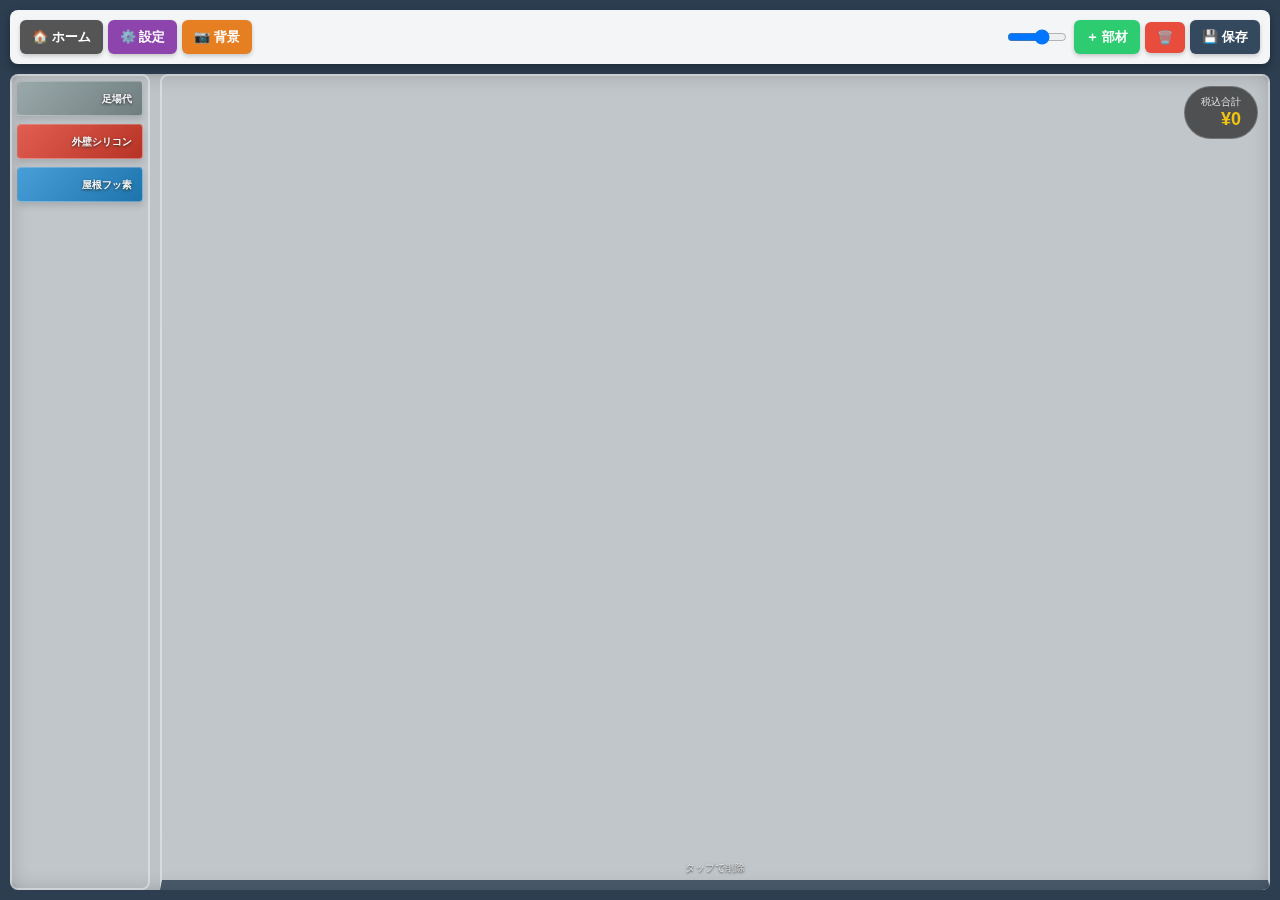
<file: simulator.html>
<!DOCTYPE html>
<html lang="ja">
<head>
<meta charset="UTF-8">
<meta name="viewport" content="width=device-width, initial-scale=1.0">
<title>職人ギア V15 (ホームボタン追加)</title>
<script src="https://html2canvas.hertzen.com/dist/html2canvas.min.js"></script>
<style>
    * { box-sizing: border-box; }

    body {
        font-family: "Helvetica Neue", Arial, sans-serif;
        background-color: #2c3e50;
        color: #333;
        margin: 0; padding: 10px; display: flex; flex-direction: column;
        height: 100vh; overflow: hidden;
    }

    /* UI共通 */
    button {
        border: none; padding: 8px 12px; border-radius: 6px; cursor: pointer;
        font-size: 13px; font-weight: bold; color: white; display: flex; align-items: center; justify-content: center;
        transition: opacity 0.2s; box-shadow: 0 2px 4px rgba(0,0,0,0.2);
    }
    button:active { opacity: 0.7; }
    
    /* ボタン色設定 */
    .btn-home { background: #555; } /* ★新設：ホームボタン（渋いグレー） */
    .btn-data { background: #8e44ad; }
    .btn-add  { background: #2ecc71; }
    .btn-reset{ background: #e74c3c; } 
    .btn-photo{ background: #e67e22; }
    .btn-save { background: #34495e; }
    .btn-sub  { background: #95a5a6; font-size: 11px; padding: 5px 10px; width:100%; margin-top:10px;}

    /* 操作パネル */
    .control-panel {
        background: rgba(255, 255, 255, 0.95);
        padding: 10px; border-radius: 8px;
        box-shadow: 0 4px 10px rgba(0,0,0,0.3);
        display: flex; gap: 5px; justify-content: space-between; align-items: center;
        margin-bottom: 10px; flex-shrink: 0; flex-wrap: wrap; z-index: 100;
    }

    /* メインエリア */
    .workspace { 
        display: flex; flex: 1; gap: 10px; overflow: hidden; position: relative;
        background-size: cover; background-position: center; background-repeat: no-repeat;
        background-color: #bdc3c7; 
        border-radius: 8px;
        box-shadow: inset 0 0 20px rgba(0,0,0,0.2);
    }
    
    .palette, .scale-area {
        background: rgba(255, 255, 255, 0.05);
        border: 2px solid rgba(255, 255, 255, 0.4);
        backdrop-filter: blur(2px);
    }

    /* 左：カタログエリア */
    .palette {
        width: 140px; border-radius: 8px;
        padding: 5px; overflow-y: auto; display: flex; flex-direction: column; gap: 8px;
    }
    .palette-item-wrap { position: relative; width: 100%; display: flex; justify-content: center; }
    
    .palette-del-btn {
        position: absolute; top: -6px; left: -2px; width: 20px; height: 20px; 
        background: #e74c3c; color: white; border: 2px solid #fff;
        border-radius: 50%; font-size: 14px; line-height: 18px; text-align: center; font-weight: bold;
        cursor: pointer; z-index: 10; display: none; box-shadow: 0 2px 4px rgba(0,0,0,0.3);
    }
    .palette-item-wrap:hover .palette-del-btn { display: block; }

    /* 右：積み上げエリア */
    .scale-area {
        flex: 1; 
        border-bottom: 10px solid rgba(44, 62, 80, 0.8);
        border-radius: 8px 8px 0 0; position: relative;
        display: flex; justify-content: center; align-items: flex-end; overflow: hidden;
    }
    #stack-container {
        width: 100%; display: flex; flex-direction: column-reverse;
        align-items: center; transition: transform 0.1s; transform-origin: bottom center; padding-bottom: 2px;
    }

    /* 合計表示 */
    .total-display {
        position: absolute; top: 10px; right: 10px;
        background: rgba(0, 0, 0, 0.6);
        color: #f1c40f; padding: 8px 16px;
        border-radius: 30px; font-size: 18px; font-weight: bold; z-index: 100; pointer-events: none;
        backdrop-filter: blur(5px); border: 1px solid rgba(255,255,255,0.2);
        text-align: right;
    }
    .tax-info { font-size: 10px; color: #ddd; font-weight: normal; display: block;}

    /* 箱のデザイン */
    .cost-box {
        width: 90%; max-width: 280px; border-radius: 4px;
        display: flex; justify-content: space-between; align-items: center; padding: 0 8px;
        color: white; font-weight: bold; cursor: grab; font-size: 11px;
        position: relative; line-height: 1.2; flex-shrink: 0;
        opacity: 0.85; 
        box-shadow: 0 4px 6px rgba(0,0,0,0.15);
        border: 1px solid rgba(255,255,255,0.3);
        text-shadow: 0 1px 3px rgba(0,0,0, 0.9); 
    }

    .palette .cost-box { 
        height: 35px !important; font-size: 10px; width: 100%; margin: 0;
        justify-content: flex-end; padding-left: 20px; padding-right: 10px; text-align: right;
    }

    /* モーダル類 */
    .modal { display: none; position: fixed; top: 0; left: 0; width: 100%; height: 100%; background: rgba(0,0,0,0.6); justify-content: center; align-items: center; z-index: 999; backdrop-filter: blur(3px); }
    .modal-content { background: white; padding: 20px; border-radius: 12px; width: 90%; max-width: 350px; display: flex; flex-direction: column; gap: 10px; max-height: 80vh; overflow-y: auto; box-shadow: 0 10px 30px rgba(0,0,0,0.5); }
    .form-group label { display: block; font-size: 11px; color: #555; margin-bottom: 3px; }
    .form-group input, .form-group select { width: 100%; padding: 8px; border: 1px solid #ccc; border-radius: 4px; }
    #site-data-list { display: grid; grid-template-columns: 1fr 1fr; gap: 10px; margin-bottom: 10px; }
    
    .color-palette { display: flex; justify-content: space-between; gap: 5px; margin-top: 5px; }
    .color-swatch { width: 40px; height: 40px; border-radius: 50%; cursor: pointer; border: 3px solid transparent; box-shadow: 0 2px 4px rgba(0,0,0,0.2); }
    .color-swatch.selected { border-color: #333; transform: scale(1.1); }

</style>
</head>
<body>

    <div class="control-panel">
        <div style="display:flex; gap:5px;">
            <button class="btn-home" onclick="location.href='index.html'">🏠 ホーム</button>
            <button class="btn-data" onclick="openDataModal()">⚙️ 設定</button>
            <button class="btn-photo" onclick="document.getElementById('bg-upload').click()">📷 背景</button>
            <input type="file" id="bg-upload" accept="image/*" style="display:none" onchange="loadBackground(this)">
        </div>

        <div style="display:flex; gap:5px; align-items:center;">
            <input type="range" id="zoom" min="0.2" max="1.5" step="0.1" value="1.0" style="width:60px;">
            <button class="btn-add" onclick="openItemModal()">＋ 部材</button>
            <button class="btn-reset" onclick="resetStack()">🗑️</button>
            <button class="btn-save" onclick="saveAsImage()">💾 保存</button>
        </div>
    </div>

    <div class="workspace" id="capture-area">
        <div class="palette" id="source-zone"></div>
        <div class="scale-area" id="drop-zone">
            <div class="total-display">
                <span class="tax-info">税込合計</span>
                ¥<span id="total-price">0</span>
            </div>
            <div id="stack-container"></div>
            <div style="position:absolute; bottom:5px; color:rgba(255,255,255,0.7); font-size:10px; text-shadow:0 1px 2px rgba(0,0,0,0.8);">タップで削除</div>
        </div>
    </div>

    <div id="dataModal" class="modal">
        <div class="modal-content">
            <h3>建物データ (計算基準)</h3>
            <div id="site-data-list"></div>
            <button class="btn-sub" onclick="addNewVariable()">＋ 新しい基準を追加</button>
            <button onclick="saveDataModal()" style="background:#3498db; width:100%; margin-top:10px;">閉じる & 保存</button>
        </div>
    </div>

    <div id="itemModal" class="modal">
        <div class="modal-content">
            <h3>部材カタログ追加</h3>
            <div class="form-group">
                <label>項目名</label>
                <div style="display:flex; gap:5px;">
                    <input type="text" id="m-name" placeholder="名称を入力" style="flex:1;">
                    <select id="m-name-preset" onchange="applyPresetName()" style="width:90px; font-size:11px;"><option value="">候補から</option></select>
                </div>
            </div>
            <div class="form-group"><label>計算タイプ</label><select id="m-type"></select></div>
            <div class="form-group"><label>金額 / 単価</label><input type="number" id="m-price"></div>
            <div class="form-group"><label>色を選択</label><div class="color-palette" id="swatch-container"></div><input type="hidden" id="m-color-val" value="#95a5a6"></div>
            <div style="display:flex; gap:10px; margin-top:10px;">
                <button onclick="closeItemModal()" style="background:#ccc; flex:1; color:#333;">キャンセル</button>
                <button onclick="addItemFromModal()" style="background:#2ecc71; flex:1;">追加</button>
            </div>
        </div>
    </div>

<script>
    const PIXEL_PER_YEN = 0.0005; 
    const STORAGE_KEY_VARS = 'shokunin_vars_v9';
    const STORAGE_KEY_ITEMS = 'shokunin_items_v9';
    const TAX_RATE = 1.1; 

    const PRESET_COLORS = [
        { val: '#95a5a6', name: 'グレー' }, { val: '#e74c3c', name: '赤' },
        { val: '#3498db', name: '青' }, { val: '#f1c40f', name: '黄' }, { val: '#2ecc71', name: '緑' }
    ];

    let siteVariables = [], paletteItems = [];
    const sourceZone = document.getElementById('source-zone');
    const stackContainer = document.getElementById('stack-container');
    const dropZone = document.getElementById('drop-zone');
    const totalDisplay = document.getElementById('total-price');

    loadData(); renderPalette(); initColorSwatches();

    document.getElementById('zoom').addEventListener('input', (e) => stackContainer.style.transform = `scale(${e.target.value})`);

    function loadBackground(input) {
        if (input.files && input.files[0]) {
            const reader = new FileReader();
            reader.onload = function(e) {
                document.getElementById('capture-area').style.backgroundImage = `url(${e.target.result})`;
            };
            reader.readAsDataURL(input.files[0]);
        }
    }

    function saveAsImage() {
        const element = document.getElementById('capture-area');
        html2canvas(element, { backgroundColor: null }).then(canvas => {
            const link = document.createElement('a');
            link.download = 'mitsumori_sim.png';
            link.href = canvas.toDataURL();
            link.click();
        });
    }

    function initColorSwatches() {
        const container = document.getElementById('swatch-container');
        const input = document.getElementById('m-color-val');
        container.innerHTML = '';
        PRESET_COLORS.forEach((color, index) => {
            const swatch = document.createElement('div');
            swatch.className = 'color-swatch';
            swatch.style.backgroundColor = color.val;
            swatch.onclick = () => {
                document.querySelectorAll('.color-swatch').forEach(s => s.classList.remove('selected'));
                swatch.classList.add('selected');
                input.value = color.val;
            };
            if (index === 0) swatch.classList.add('selected');
            container.appendChild(swatch);
        });
    }

    function loadData() {
        const savedVars = localStorage.getItem(STORAGE_KEY_VARS);
        siteVariables = savedVars ? JSON.parse(savedVars) : [{ id: 'wall', label: '外壁(㎡)', val: 150 }, { id: 'roof', label: '屋根(㎡)', val: 80 }, { id: 'seal', label: 'シール(ｍ)', val: 120 }];
        const savedItems = localStorage.getItem(STORAGE_KEY_ITEMS);
        paletteItems = savedItems ? JSON.parse(savedItems) : [
            { id: 1, label: "足場代", unitPrice: 150000, typeId: "fixed", color: "#95a5a6" },
            { id: 2, label: "外壁シリコン", unitPrice: 2800, typeId: "wall", color: "#e74c3c" },
            { id: 3, label: "屋根フッ素", unitPrice: 4500, typeId: "roof", color: "#3498db" }
        ];
    }
    function saveData() { localStorage.setItem(STORAGE_KEY_VARS, JSON.stringify(siteVariables)); localStorage.setItem(STORAGE_KEY_ITEMS, JSON.stringify(paletteItems)); }

    function renderPalette() {
        sourceZone.innerHTML = '';
        paletteItems.forEach((item, index) => {
            const wrap = document.createElement('div'); wrap.className = 'palette-item-wrap';
            const delBtn = document.createElement('div'); delBtn.className = 'palette-del-btn'; delBtn.innerHTML = '×';
            delBtn.onclick = () => deletePaletteItem(index);
            const div = document.createElement('div'); div.className = 'cost-box'; div.draggable = true;
            div.style.background = `linear-gradient(135deg, ${item.color}, ${darkenColor(item.color, 20)})`;
            div.innerHTML = `<span>${item.label}</span>`;
            div.addEventListener('dragstart', (e) => { e.dataTransfer.effectAllowed = 'copy'; e.dataTransfer.setData('application/json', JSON.stringify(item)); div.style.opacity = '0.5'; });
            div.addEventListener('dragend', () => div.style.opacity = '0.85');
            wrap.appendChild(div); wrap.appendChild(delBtn); sourceZone.appendChild(wrap);
        });
    }
    function addPaletteItem(label, unitPrice, typeId, color) { paletteItems.push({ id: Date.now(), label, unitPrice, typeId, color }); saveData(); renderPalette(); }
    function deletePaletteItem(index) { if(confirm("カタログから削除しますか？")) { paletteItems.splice(index, 1); saveData(); renderPalette(); } }

    dropZone.addEventListener('dragover', (e) => { e.preventDefault(); e.dataTransfer.dropEffect = 'copy'; });
    dropZone.addEventListener('drop', (e) => { e.preventDefault(); const data = JSON.parse(e.dataTransfer.getData('application/json')||'null'); if(data) createStackBox(data); });

    function createStackBox(data) {
        const div = document.createElement('div'); div.className = 'cost-box';
        div.style.background = `linear-gradient(135deg, ${data.color}, ${darkenColor(data.color, 20)})`;
        div.dataset.label = data.label; div.dataset.unitPrice = data.unitPrice; div.dataset.typeId = data.typeId; 
        div.addEventListener('click', () => { if(confirm('崩しますか？')) { div.remove(); recalcTotal(); } });
        stackContainer.appendChild(div); recalcSingleBox(div); recalcTotal();
    }

    function recalcSingleBox(box) {
        const typeId = box.dataset.typeId; const unitPrice = parseFloat(box.dataset.unitPrice);
        let multiplier = 1; 
        if (typeId !== 'fixed') { const variable = siteVariables.find(v => v.id === typeId); multiplier = variable ? parseFloat(variable.val) : 0; }
        const currentPrice = unitPrice * multiplier;
        box.dataset.currentPrice = currentPrice;
        let height = currentPrice * PIXEL_PER_YEN; if (height < 24) height = 24; box.style.height = `${height}px`;
        box.innerHTML = `<span>${box.dataset.label}</span><span>¥${Math.round(currentPrice).toLocaleString()}</span>`;
    }

    function recalcTotal() {
        let total = 0; const boxes = stackContainer.querySelectorAll('.cost-box');
        boxes.forEach(box => { recalcSingleBox(box); total += parseFloat(box.dataset.currentPrice); });
        const totalTaxIn = Math.round(total * TAX_RATE);
        totalDisplay.innerText = totalTaxIn.toLocaleString();
    }

    function openDataModal() {
        const list = document.getElementById('site-data-list'); list.innerHTML = '';
        siteVariables.forEach(v => {
            const div = document.createElement('div');
            div.innerHTML = `<div class="form-group"><label>${v.label}</label><input type="number" value="${v.val}" onchange="updateVariable('${v.id}', this.value)"></div>`;
            list.appendChild(div);
        });
        document.getElementById('dataModal').style.display = 'flex';
    }
    window.updateVariable = function(id, val) { const target = siteVariables.find(v => v.id === id); if (target) target.val = parseFloat(val); }
    window.addNewVariable = function() { const name = prompt("項目名"); if (!name) return; siteVariables.push({ id: 'custom_' + Date.now(), label: name, val: 0 }); openDataModal(); }
    function saveDataModal() { document.getElementById('dataModal').style.display = 'none'; saveData(); recalcTotal(); }

    function openItemModal() {
        const selectType = document.getElementById('m-type'); selectType.innerHTML = '<option value="fixed">固定金額 (一式)</option>';
        const selectName = document.getElementById('m-name-preset'); selectName.innerHTML = '<option value="">候補から</option>';
        siteVariables.forEach(v => {
            const optType = document.createElement('option'); optType.value = v.id; optType.text = `× ${v.label}`; selectType.appendChild(optType);
            const optName = document.createElement('option'); optName.value = v.label; optName.text = v.label; selectName.appendChild(optName);
        });
        document.getElementById('itemModal').style.display = 'flex';
    }
    window.applyPresetName = function() { const val = document.getElementById('m-name-preset').value; if (val) document.getElementById('m-name').value = val; }
    function closeItemModal() { document.getElementById('itemModal').style.display = 'none'; }
    function addItemFromModal() {
        const name = document.getElementById('m-name').value, type = document.getElementById('m-type').value, price = parseFloat(document.getElementById('m-price').value), color = document.getElementById('m-color-val').value;
        if (name && price) { addPaletteItem(name, price, type, color); closeItemModal(); }
    }
    function resetStack() { if(confirm("積み上げをクリアしますか？")) { stackContainer.innerHTML = ''; recalcTotal(); } }
    function darkenColor(hex, percent) { let num = parseInt(hex.replace("#",""), 16), amt = Math.round(2.55 * percent), R = (num >> 16) - amt, B = (num >> 8 & 0x00FF) - amt, G = (num & 0x0000FF) - amt; return "#" + (0x1000000 + (R<255?R<1?0:R:255)*0x10000 + (B<255?B<1?0:B:255)*0x100 + (G<255?G<1?0:G:255)).toString(16).slice(1); }
</script>
</body>
</html>
</file>
<file: style.css>
/* 全体の基本設定 */
body {
    font-family: -apple-system, BlinkMacSystemFont, "Segoe UI", Roboto, "Helvetica Neue", Arial, sans-serif;
    background-color: #f0f2f5;
    margin: 0;
    padding: 0;
    color: #333;
}

/* ヘッダー */
header {
    background-color: #333;
    color: white;
    padding: 20px;
    text-align: center;
}

/* メインコンテンツエリア */
main {
    max-width: 900px;
    margin: 20px auto;
    padding: 20px;
    background-color: white;
    border-radius: 8px;
    box-shadow: 0 2px 8px rgba(0,0,0,0.1);
}

/* 各ツールセクション */
.tool-section {
    margin-bottom: 30px;
    border-bottom: 1px solid #eee;
    padding-bottom: 20px;
}

h2 {
    color: #0056b3; /* 濃い青 */
    border-bottom: 2px solid #0056b3;
    padding-bottom: 5px;
}

/* 入力欄グループ */
.input-group {
    margin-bottom: 15px;
}

.input-group label {
    display: block;
    margin-bottom: 5px;
    font-weight: bold;
}

.input-group input[type="number"],
.input-group input[type="text"],
.input-group select {
    width: 100%;
    padding: 8px;
    box-sizing: border-box; /* paddingを含めて幅100%にする */
    border: 1px solid #ccc;
    border-radius: 4px;
}

/* ボタン */
button {
    background-color: #007bff; /* 明るい青 */
    color: white;
    padding: 10px 15px;
    border: none;
    border-radius: 4px;
    cursor: pointer;
    font-size: 16px;
    transition: background-color 0.3s;
}

button:hover {
    background-color: #0056b3; /* 濃い青 */
}

/* 見積もり結果エリア */
#resultArea {
    margin-top: 20px;
    background-color: #f9f9f9;
    padding: 15px;
    border-radius: 5px;
    border: 1px solid #ddd;
}

#totalPrice {
    font-size: 24px;
    font-weight: bold;
    color: #d9534f; /* 赤系 */
}

/* カタログ検索結果リスト */
#catalogList {
    list-style-type: none;
    padding: 0;
    margin-top: 15px;
}

#catalogList li {
    padding: 10px 5px;
    border-bottom: 1px solid #eee;
}

/* フッター */
footer {
    text-align: center;
    padding: 20px;
    color: #888;
    font-size: 14px;
}

/* --- ▼ 追加したCSS ▼ --- */

/* 更新情報のスクロール枠 */
.news-scroll-box {
    height: 120px;       /* 枠の高さ（3〜4行分） */
    overflow-y: scroll;  /* タテ方向にスクロールバーを出す */
    border: 1px solid #ddd;
    background-color: #fdfdfd;
    padding: 10px;
    border-radius: 4px;
}

.news-scroll-box ul {
    margin: 0;
    padding-left: 20px;
    font-size: 13px;
    line-height: 1.6;
}

.news-scroll-box li {
    margin-bottom: 8px;
    border-bottom: 1px dashed #eee;
    padding-bottom: 4px;
}

/* 検索結果の装飾 */
.result-item {
    padding: 5px 0;
}
.result-link[href*="pdf"] { /* PDFリンクを赤くする */
    color: #d9534f;
    font-weight: bold;
    text-decoration: none;
    font-size: 16px;
    margin-right: 8px;
}
.result-link { /* 製品ページリンク */
    color: #007bff;
    font-weight: bold;
    text-decoration: none;
    font-size: 18px;
}
.badge-stop { /* 廃盤バッジ */
    color: #d9534f;
    font-weight: bold;
    margin-left: 5px;
    font-size: 12px;
    border: 1px solid #d9534f;
    padding: 1px 3px;
    border-radius: 3px;
}
.result-meta {
    font-size: 12px;
    color: #666;/* ベース設定 */
body { font-family: -apple-system, BlinkMacSystemFont, "Helvetica Neue", "Yu Gothic", sans-serif; background-color: #f0f2f5; margin: 0; padding: 0; color: #333; -webkit-font-smoothing: antialiased; padding-bottom: 80px; }
input, select, textarea { font-size: 1rem; }

/* ヘッダー */
header { background-color: #2c3e50; color: white; padding: 10px 15px; position: sticky; top: 0; z-index: 100; box-shadow: 0 2px 5px rgba(0,0,0,0.2); display: flex; justify-content: space-between; align-items: center; }
.header-title-area { display: flex; align-items: baseline; gap: 8px; }
h1 { margin: 0; font-size: 1.1rem; letter-spacing: 0.05em; font-weight: bold; }
.link-control { font-size: 0.75rem; color: #95a5a6; text-decoration: none; border: 1px solid #555; padding: 2px 6px; border-radius: 4px; }
.header-btn-group { display: flex; align-items: center; gap: 15px; }
.icon-btn { font-size: 1.4rem; cursor: pointer; }

/* ナビゲーション・コンテナ */
.dashboard-nav { display: flex; gap: 10px; justify-content: center; margin-bottom: 20px; padding: 10px 15px; background: #fff; position: sticky; top: 50px; z-index: 90; box-shadow: 0 2px 5px rgba(0,0,0,0.05); }
.dash-btn { background: #f8f9fa; color: #555; border: 1px solid #ddd; padding: 8px 15px; border-radius: 20px; font-size: 0.85rem; font-weight: bold; text-decoration: none; flex: 1; text-align: center; }
.container { max-width: 600px; margin: 0 auto; padding: 15px; }

/* 共通パーツ */
.search-area { background: #34495e; padding: 10px 15px; position: sticky; top: 50px; z-index: 99; }
.search-input { width: 100%; padding: 10px; border-radius: 6px; border: none; font-size: 1rem; box-sizing: border-box; outline: none; }

/* モーダル */
.overlay { position: fixed; top: 0; left: 0; width: 100%; height: 100%; background: rgba(0,0,0,0.5); z-index: 150; display: none; opacity: 0; transition: opacity 0.2s; }
.overlay.show { display: block; opacity: 1; }
.modal-box { position: fixed; top: 50%; left: 50%; transform: translate(-50%, -50%); width: 90%; max-width: 500px; background: white; padding: 24px; border-radius: 16px; z-index: 160; box-shadow: 0 10px 25px rgba(0,0,0,0.2); display: none; max-height: 90vh; overflow-y: auto; }
.modal-box.show { display: block; }

/* フォーム要素 */
label { display: block; margin-top: 12px; font-size: 0.85rem; font-weight: bold; color: #444; }
input:not([type="checkbox"]), select { width: 100%; padding: 12px; margin-top: 6px; border: 1px solid #ddd; border-radius: 8px; box-sizing: border-box; }
.save-btn { width: 100%; background-color: #2980b9; color: white; padding: 14px; border: none; border-radius: 8px; font-weight: bold; font-size: 1rem; cursor: pointer; margin-top: 20px; }
.btn-close { width: 100%; background-color: #95a5a6; color: white; padding: 12px; border: none; border-radius: 8px; font-weight: bold; cursor: pointer; margin-top: 10px; }

/* 通知・FAB */
.notification { position: fixed; top: 80px; left: 50%; transform: translateX(-50%); background: rgba(44, 62, 80, 0.95); color: #fff; padding: 12px 24px; border-radius: 30px; opacity: 0; pointer-events: none; transition: opacity 0.3s; z-index: 200; font-weight: bold; box-shadow: 0 5px 15px rgba(0,0,0,0.2); width: max-content; text-align: center; }
.notification.show { opacity: 1; top: 90px; }
.fab-container { position: fixed; bottom: 24px; right: 20px; display: flex; flex-direction: column; gap: 12px; align-items: flex-end; z-index: 90; }
.fab-btn { width: 56px; height: 56px; border-radius: 50%; border: none; color: white; font-size: 24px; box-shadow: 0 4px 10px rgba(0,0,0,0.3); cursor: pointer; display: flex; justify-content: center; align-items: center; }
.add-fab { background-color: #2980b9; font-size: 30px; }

/* Navi用カード */
.site-card { background: white; border-radius: 12px; padding: 16px; margin-bottom: 16px; box-shadow: 0 2px 6px rgba(0,0,0,0.06); }
.status-badge { font-size: 0.75rem; padding: 4px 10px; border-radius: 20px; font-weight: bold; }
.st-estimate { background:#fff3e0; color:#f57c00; border:1px solid #ffe0b2; }
.st-contract { background:#e3f2fd; color:#1976d2; border:1px solid #bbdefb; }
.st-billing { background:#f3e5f5; color:#8e24aa; border:1px solid #e1bee7; }
.st-complete { background:#f5f5f5; color:#757575; border:1px solid #e0e0e0; }
.st-lost { background:#333; color:#fff; border:1px solid #000; }

/* Manager用ガントチャート */
.gantt-container { overflow-x: auto; background: white; height: calc(100vh - 150px); cursor: grab; }
.gantt-container:active { cursor: grabbing; }
.gantt-cell { min-width: 40px; height: 40px; border-right: 1px solid #eee; border-bottom: 1px solid #eee; text-align: center; line-height: 40px; font-size: 0.8rem; box-sizing: border-box; flex-shrink: 0; user-select: none; }
.month-odd { background-color: #ffffff; } 
.month-even { background-color: #f0f8ff; }
.is-past { background-color: #eeeeee !important; color: #999; }
.is-sunday { background-color: #ffcdd2 !important; color: #c62828; }
.is-today { background-color: #fff9c4 !important; border-bottom: 3px solid #fbc02d; }
.bar { position: absolute; height: 24px; top: 13px; border-radius: 12px; font-size: 0.7rem; color: white; display: flex; align-items: center; justify-content: center; overflow: hidden; opacity: 0.9; cursor: pointer; }
.bar-plan { background: #f39c12; } .bar-active { background: #2980b9; } .bar-done { background: #7f8c8d; }
    margin-top: 4px;
    padding-left: 5px;
}
/* 検索結果の一般名称・キーワード */
.detail-row {
    font-size: 12px;
    color: #555;
    margin-top: 3px;
    padding-left: 5px;
    border-left: 3px solid #eee;
}
.tag-row {
    color: #007bff; /* キーワードは青っぽく */
    background-color: #f0f8ff;
    display: inline-block;
    padding: 1px 5px;
    border-radius: 3px;
    border: none;
    font-size: 11px;
}
</file>
